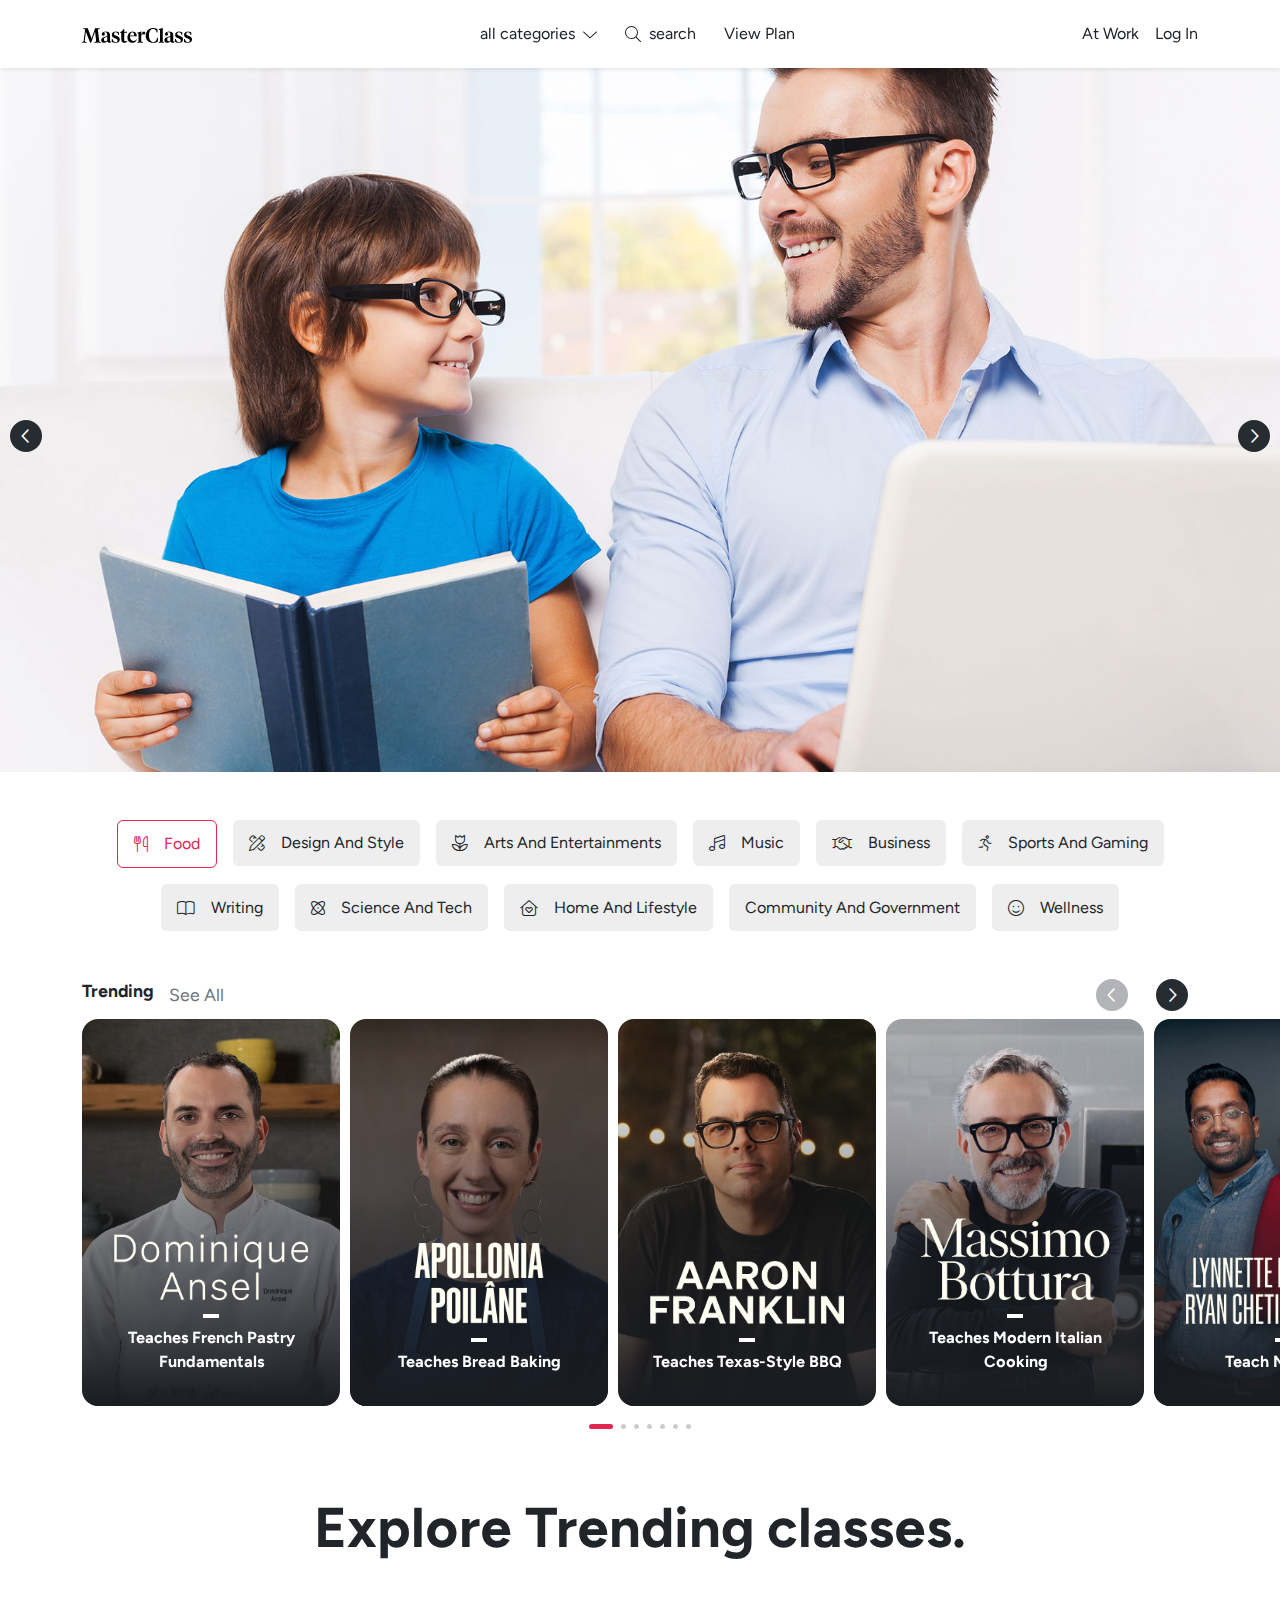
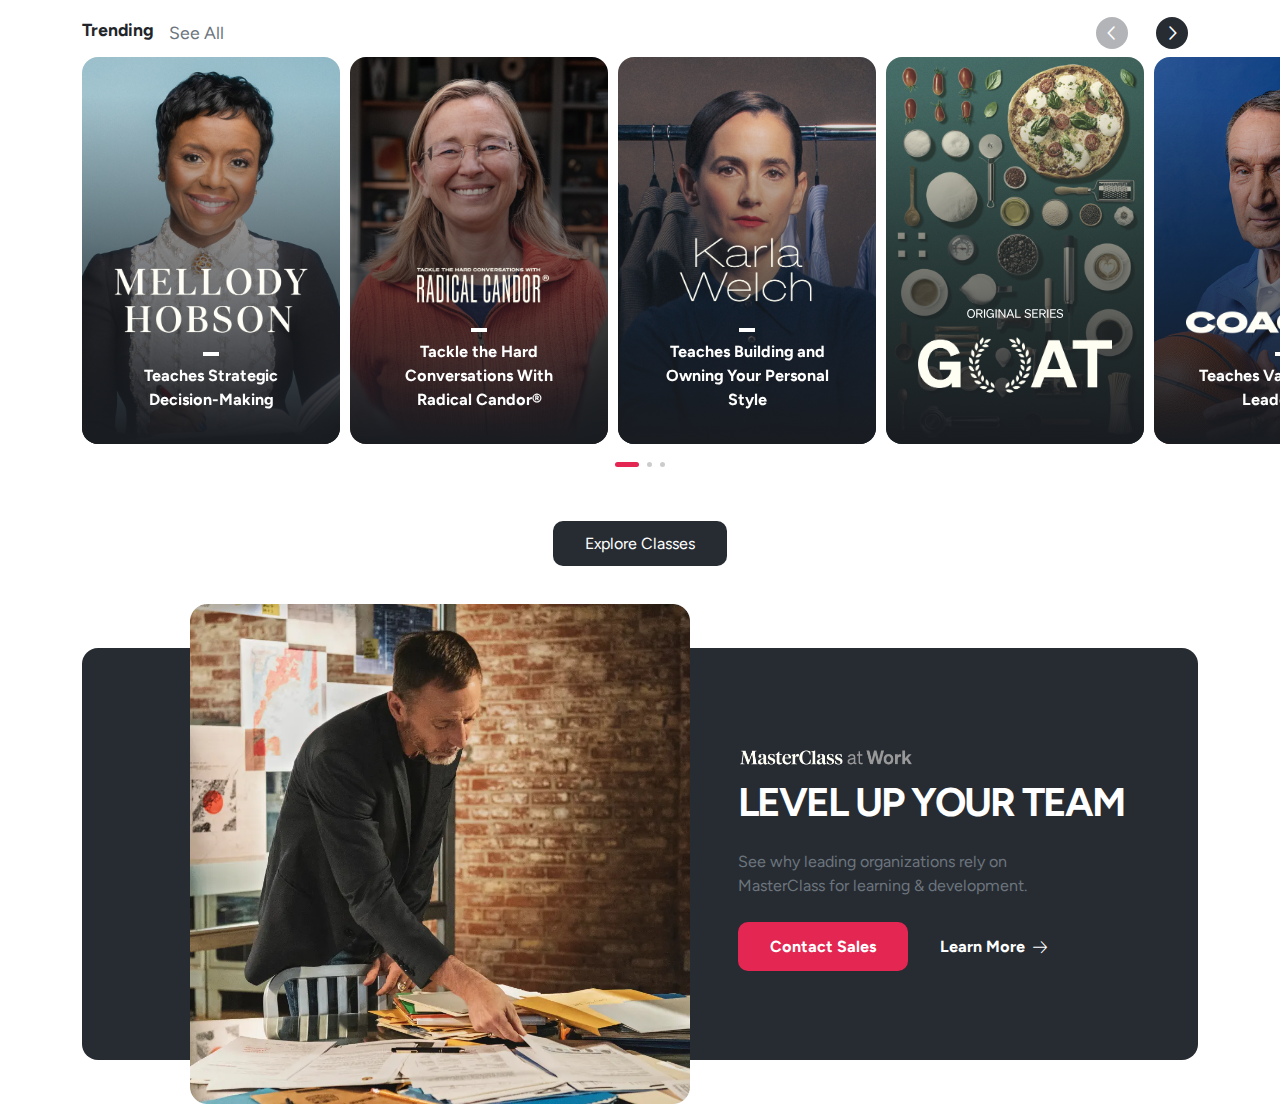
<file: index.html>
<!DOCTYPE html>
<html lang="en">
<head>
    <meta charset="UTF-8">
    <meta name="viewport" content="width=device-width, initial-scale=1">
    <title>master class</title>
    <link rel="stylesheet" href="assets/css/bootstrap.min.css">
    <!--    <link rel="stylesheet" href="assets/css/bootstrap.rtl.min.css">-->
    <link rel="stylesheet" href="assets/css/swiper-bundle.min.css">
    <link rel="stylesheet" href="assets/css/IranSans.css">
    <link rel="stylesheet" href="assets/css/figtree.css">
    <link rel="stylesheet" href="assets/css/all.min.css">
    <link rel="stylesheet" href="style.css">
    <!--    <link rel="stylesheet" href="rtl.css">-->
    <script src="assets/js/bootstrap.bundle.min.js"></script>
    <script src="assets/js/jquery-3.6.3.min.js"></script>
    <script src="assets/js/swiper-bundle.min.js"></script>
    <script src="assets/js/main.js"></script>
</head>
<body>
<!--header-->
<header class="header py-lg-3 py-2">
    <div class="container">
        <div class="row align-items-center justify-content-lg-between">
            <div class="col-auto me-lg-0 me-auto">
                <div class="logo">
                    <a href="#"> <img src="assets/imgs/logo.png" alt=""></a>
                </div>
            </div>
            <div class="col-auto">
                <ul class="nav d-flex align-items-center">
                    <li class="me-lg-3 me-2">
                        <button type="button"
                                class="btn d-lg-flex  d-none align-items-center dropdown-toggle categoryBtn p-0"
                                data-bs-toggle="dropdown" aria-expanded="false">
                            all categories
                            <i class="fa-light fa-chevron-down ms-2"></i>
                        </button>
                        <button type="button"
                                class="btn d-lg-none  d-flex align-items-center dropdown-toggle categoryBtn p-0"
                                data-bs-toggle="offcanvas" data-bs-target="#offcanvasCategory"
                                aria-controls="offcanvasCategory">
                            all categories
                            <i class="fa-light fa-chevron-down ms-2"></i>
                        </button>
                        <div class="dropdown-menu category-dropdown py-0">
                            <div class="d-flex flex-column dropdown-body">
                                <ul class="dropdown-list nav flex-column">
                                    <li><a class="dropdown-item" href="#">food</a></li>
                                    <li><a class="dropdown-item" href="#">design & style</a></li>
                                    <li><a class="dropdown-item" href="#">arts & entertainment</a></li>
                                    <li><a class="dropdown-item" href="#">music</a></li>
                                    <li><a class="dropdown-item" href="#">business</a></li>
                                    <li><a class="dropdown-item" href="#">sports and gaming</a></li>
                                    <li><a class="dropdown-item" href="#">writing</a></li>
                                    <li><a class="dropdown-item" href="#">science & tech</a></li>
                                    <li><a class="dropdown-item" href="#">home & lifestyle</a></li>
                                    <li><a class="dropdown-item" href="#">community & government</a></li>
                                    <li><a class="dropdown-item" href="#">wellness</a></li>
                                </ul>


                            </div>
                            <div class="dropdown-footer p-2">
                                <button class="btn d-flex w-100 align-items-center justify-content-center">
                                    discovered
                                </button>
                            </div>
                        </div>
                    </li>
                    <li class="me-3 d-lg-flex d-none">
                        <button class="btn dropdown-toggle d-flex align-items-center" type="button"
                                data-bs-toggle="dropdown"
                                aria-expanded="false">

                            <i class="fa-light fa-magnifying-glass me-2"></i>
                            search
                        </button>
                        <div class="dropdown-menu py-0 search-dropdown">
                            <div class="dropdown-header p-2">
                                <div class="input-group border rounded-2 overflow-hidden">
                                    <button class="btn d-flex align-items-center justify-content-center" type="button"
                                            id="searchButton"><i class="fa-light fa-magnifying-glass me-2"></i></button>
                                    <input type="text" class="form-control border-0 ps-0 "
                                           placeholder="Search Instructors, Classes, Topics and more"
                                           aria-describedby="searchButton">
                                </div>
                            </div>
                            <div class="d-flex flex-column dropdown-body">
                                <ul class="dropdown-list nav flex-column">
                                    <li><a class="dropdown-item" href="#">arts & entertainment</a></li>
                                    <li><a class="dropdown-item" href="#">music</a></li>
                                    <li><a class="dropdown-item" href="#">business</a></li>
                                    <li><a class="dropdown-item" href="#">sports and gaming</a></li>
                                    <li><a class="dropdown-item" href="#">writing</a></li>
                                    <li><a class="dropdown-item" href="#">science & tech</a></li>
                                    <li><a class="dropdown-item" href="#">home & lifestyle</a></li>
                                    <li><a class="dropdown-item" href="#">community & government</a></li>
                                    <li><a class="dropdown-item" href="#">wellness</a></li>
                                </ul>
                            </div>
                        </div>
                    </li>
                    <li><a href="#" class="d-lg-flex d-none">view plan</a></li>
                    <li class="d-lg-none d-flex">
                        <button type="button" class="btn " data-bs-toggle="offcanvas"
                                data-bs-target="#offcanvasResponsiveMenu" role="button"
                                aria-controls="offcanvasResponsiveMenu">
                            <i class="fa-regular fa-bars"></i>
                        </button>
                    </li>
                </ul>
            </div>
            <div class="col-auto d-lg-flex d-none">
                <ul class="nav">
                    <li class="me-3"><a href="#">at work</a></li>
                    <li><a href="#">log in</a></li>
                </ul>
            </div>
        </div>
    </div>
</header>

<!--slider-->
<div class="slider">
    <div class="container-fluid px-0">
        <div class="swiper slider">
            <div class="swiper-wrapper">
                <div class="swiper-slide"><img src="assets/imgs/slider-image-1.jpg" alt=""></div>
                <div class="swiper-slide"><img src="assets/imgs/slider-image-2.jpg" alt=""></div>
                <div class="swiper-slide"><img src="assets/imgs/slider-image-4.jpg" alt=""></div>
            </div>
            <div class="swiper-button-next slider-button-next"><i class="fa-regular fa-chevron-right"></i></div>
            <div class="swiper-button-prev slider-button-prev"><i class="fa-regular fa-chevron-left"></i></div>
        </div>
    </div>

</div>

<!--CategoryPicker-->
<div class="CategoryPicker py-5">
    <div class="container">
        <div class="row">
            <div class="col-12">
                <ul class="nav CategoryPickerTabList">
                    <li>
                        <button type="button" class="btn d-flex align-items-center active">
                            <i class="fa-light fa-utensils"></i> food
                        </button>
                    </li>
                    <li>
                        <button type="button" class="btn d-flex align-items-center">
                            <i class="fa-light fa-pen-ruler"></i> design and style
                        </button>
                    </li>
                    <li>
                        <button type="button" class="btn d-flex align-items-center">
                            <i class="fa-sharp fa-light fa-flower-tulip"></i>
                            arts and entertainments
                        </button>
                    </li>
                    <li>
                        <button type="button" class="btn d-flex align-items-center">
                            <i class="fa-light fa-music"></i>
                            music
                        </button>
                    </li>
                    <li>
                        <button type="button" class="btn d-flex align-items-center">
                            <i class="fa-light fa-handshake"></i>
                            business
                        </button>
                    </li>
                    <li>
                        <button type="button" class="btn d-flex align-items-center">
                            <i class="fa-light fa-person-running"></i>
                            sports and gaming
                        </button>
                    </li>
                    <li>
                        <button type="button" class="btn d-flex align-items-center">
                            <i class="fa-light fa-book-open"></i>
                            writing
                        </button>
                    </li>
                    <li>
                        <button type="button" class="btn d-flex align-items-center">
                            <i class="fa-sharp fa-light fa-atom-simple"></i>
                            science and tech
                        </button>
                    </li>
                    <li>
                        <button type="button" class="btn d-flex align-items-center">
                            <i class="fa-light fa-house-heart"></i>
                            home and lifestyle
                        </button>
                    </li>
                    <li>
                        <button type="button" class="btn d-flex align-items-center">

                            community and government
                        </button>
                    </li>
                    <li>
                        <button type="button" class="btn d-flex align-items-center">
                            <i class="fa-light fa-face-smile"></i>
                            wellness
                        </button>
                    </li>
                </ul>
            </div>
        </div>
    </div>
</div>

<!--cook swiper-->
<div class="cook-swiper overflow-hidden">
    <div class="container">
        <div class="row">
            <div class="col-12 mb-2 d-flex align-items-center justify-content-between">
                <div class="d-flex align-items-center">
                    <h3 class="site-title">trending</h3>
                    <a href="#" class="ms-3 see-more-btn text-muted">see all</a>
                </div>


                <div class="d-flex align-items-center">
                    <div class="swiper-button-prev cookSwiper-button-prev me-5 d-lg-flex d-none">
                        <i class="fa-regular fa-chevron-left"></i>
                    </div>
                    <div class="swiper-button-next cookSwiper-button-next d-lg-flex d-none">
                        <i class="fa-regular fa-chevron-right"></i>
                    </div>
                </div>
            </div>
            <div class="col-12">
                <!-- Swiper -->
                <div class="swiper cookSwiper">
                    <div class="swiper-wrapper">
                        <div class="swiper-slide">
                            <div class="trendingSlide">
                                <img src="assets/imgs/G2r5Mz6U4dF1eybYDTjSY7WQ.jpeg" alt="" class="w-100">
                                <div class="trendingSlideContent">
                                    <img src="assets/imgs/x1u4FZoCvNq6o1RQzcokmXs9.png" alt="" class="w-100">
                                    <span class="separator mb-2"></span>
                                    <span class="trendingSubtitle fw-bold">Teaches French Pastry Fundamentals</span>
                                </div>
                            </div>
                        </div>
                        <div class="swiper-slide">
                            <div class="trendingSlide">
                                <img src="assets/imgs/ytDCxGh9USkRaFbphiuAdszK.jpeg" alt="" class="w-100">
                                <div class="trendingSlideContent">
                                    <img src="assets/imgs/aiZG7jN3Sn8EZwSm4HcCPsCX.png" alt="" class="w-100">
                                    <span class="separator mb-2"></span>
                                    <span class="trendingSubtitle fw-bold">Teaches Bread Baking</span>
                                </div>
                            </div>
                        </div>
                        <div class="swiper-slide">
                            <div class="trendingSlide">
                                <img src="assets/imgs/RfZnScCYa73pELxpoJKu8BZm.jpeg" alt="" class="w-100">
                                <div class="trendingSlideContent">
                                    <img src="assets/imgs/5VN1EckSuBvGbwqcTtYaGpB9.png" alt="" class="w-100">
                                    <span class="separator mb-2"></span>
                                    <span class="trendingSubtitle fw-bold">Teaches Texas-Style BBQ</span>
                                </div>
                            </div>
                        </div>
                        <div class="swiper-slide">
                            <div class="trendingSlide">
                                <img src="assets/imgs/jm9JMppgKNVjeFLiYaWi7xf2.jpeg" alt="" class="w-100">
                                <div class="trendingSlideContent">
                                    <img src="assets/imgs/qVp28pR7WJDYJwkf99j9uczc.png" alt="" class="w-100">
                                    <span class="separator mb-2"></span>
                                    <span class="trendingSubtitle fw-bold">Teaches Modern Italian Cooking</span>
                                </div>
                            </div>
                        </div>
                        <div class="swiper-slide">
                            <div class="trendingSlide">
                                <img src="assets/imgs/ghS23F8eN8SsXGEfL62GKFy8.jpeg" alt="" class="w-100">
                                <div class="trendingSlideContent">
                                    <img src="assets/imgs/AAmGEVWygrC4LGntYaxqLU4G.png" alt="" class="w-100">
                                    <span class="separator mb-2"></span>
                                    <span class="trendingSubtitle fw-bold">Teach Mixology</span>
                                </div>
                            </div>
                        </div>
                        <div class="swiper-slide">
                            <div class="trendingSlide">
                                <img src="assets/imgs/HNdBQDsfQZxzprkS9BvPL4Ap.jpeg" alt="" class="w-100">
                                <div class="trendingSlideContent">
                                    <img src="assets/imgs/BmwVw5sSGGXiGgLUPhmjLhwG.png" alt="" class="w-100">
                                    <span class="separator mb-2"></span>
                                    <span class="trendingSubtitle fw-bold">Teaches Modern Middle Eastern Cooking</span>
                                </div>
                            </div>
                        </div>
                        <div class="swiper-slide">
                            <div class="trendingSlide">
                                <img src="assets/imgs/Bsjs8aGEqWinE1TidieyDDNu.jpeg" alt="" class="w-100">
                                <div class="trendingSlideContent">
                                    <img src="assets/imgs/zULn2EvbF2pdf1ArGSGb1wEW.png" alt="" class="w-100">
                                    <span class="separator mb-2"></span>
                                    <span class="trendingSubtitle fw-bold">Teaches Gardening</span>
                                </div>
                            </div>
                        </div>
                        <div class="swiper-slide">
                            <div class="trendingSlide">
                                <img src="assets/imgs/UD3HsYpXUWbpLiUB6XSNTGRD.jpeg" alt="" class="w-100">
                                <div class="trendingSlideContent">
                                    <img src="assets/imgs/bcHkYqZ5pmBKHaNnLYxyemqr.png" alt="" class="w-100">
                                    <span class="separator mb-2"></span>
                                    <span class="trendingSubtitle fw-bold">Teaches Modern Japanese Cooking</span>
                                </div>
                            </div>
                        </div>
                        <div class="swiper-slide">
                            <div class="trendingSlide">
                                <img src="assets/imgs/2qogs1ilsevi3s8geruqx3jcp2mt.jpeg" alt="" class="w-100">
                                <div class="trendingSlideContent">
                                    <img src="assets/imgs/dcky7z3p1as377oxp2jm0lczyhg5.png" alt="" class="w-100">
                                    <span class="separator mb-2"></span>
                                    <span class="trendingSubtitle fw-bold">Teaches Modern Vegetarian Cooking</span>
                                </div>
                            </div>
                        </div>
                        <div class="swiper-slide">
                            <div class="trendingSlide">
                                <img src="assets/imgs/ckv62lcrg3zaoeh0gjxb1lizihz7.jpeg" alt="" class="w-100">
                                <div class="trendingSlideContent">
                                    <img src="assets/imgs/2toeh0aifxs9cqmnbgrr13zbgmer.png" alt="" class="w-100">
                                    <span class="separator mb-2"></span>
                                    <span class="trendingSubtitle fw-bold">Teaches Intentional Eating</span>
                                </div>
                            </div>
                        </div>
                    </div>

                    <div class="swiper-pagination cookSwiper-pagination"></div>
                </div>
            </div>
        </div>
    </div>
</div>


<div class="container my-5">
    <div class="row">
        <div class="col-12">
            <h2 class="fw-bold d-flex justify-content-center  display-4">Explore Trending classes.</h2>
        </div>
    </div>
</div>

<!--trending swiper-->
<div class="trending-swiper overflow-hidden">
    <div class="container">
        <div class="row">
            <div class="col-12 mb-2 d-flex align-items-center justify-content-between">
                <div class="d-flex align-items-center">
                    <h3 class="site-title">trending</h3>
                    <a href="#" class="ms-3 see-more-btn text-muted">see all</a>
                </div>


                <div class="d-flex align-items-center">
                    <div class="swiper-button-prev trendingSwiper-button-prev me-5 d-lg-flex d-none">
                        <i class="fa-regular fa-chevron-left"></i>
                    </div>
                    <div class="swiper-button-next trendingSwiper-button-next d-lg-flex d-none">
                        <i class="fa-regular fa-chevron-right"></i>
                    </div>
                </div>
            </div>
            <div class="col-12">
                <!-- Swiper -->
                <div class="swiper trendingSwiper">
                    <div class="swiper-wrapper">
                        <div class="swiper-slide">
                            <div class="trendingSlide">
                                <img src="assets/imgs/y0753c2ikgdtnacnppvu0kk3vm0l.jpeg" alt="" class="w-100">
                                <div class="trendingSlideContent">
                                    <img src="assets/imgs/2jpc1jcu2zgs3qraifzh8wtevyei.png" alt="" class="w-100">
                                    <span class="separator mb-2"></span>
                                    <span class="trendingSubtitle fw-bold">Teaches Strategic Decision-Making</span>
                                </div>
                            </div>
                        </div>
                        <div class="swiper-slide">
                            <div class="trendingSlide">
                                <img src="assets/imgs/td7wtwjcrm8ua1qvn0vi7rdtx2vo.jpeg" alt="" class="w-100">
                                <div class="trendingSlideContent">
                                    <img src="assets/imgs/kd0ifh6g8xl5dj6am1fztzqq8lnh.png" alt="" class="w-100">
                                    <span class="separator mb-2"></span>
                                    <span class="trendingSubtitle fw-bold">Tackle the Hard Conversations With Radical Candor®</span>
                                </div>
                            </div>
                        </div>
                        <div class="swiper-slide">
                            <div class="trendingSlide">
                                <img src="assets/imgs/ef9xhe5s68ihuf6u2i6rky1l4jh3.jpeg" alt="" class="w-100">
                                <div class="trendingSlideContent">
                                    <img src="assets/imgs/tyzov7may6dwi5xhw6w0uuhp178d.png" alt="" class="w-100">
                                    <span class="separator mb-2"></span>
                                    <span class="trendingSubtitle fw-bold">Teaches Building and Owning Your Personal Style</span>
                                </div>
                            </div>
                        </div>
                        <div class="swiper-slide">
                            <div class="trendingSlide">
                                <img src="assets/imgs/u8wmoiyip88dpq5mawoa07daxzge.jpeg" alt="" class="w-100">
                                <div class="trendingSlideContent">
                                    <img src="assets/imgs/series-logo.svg" alt="" class="w-50">
                                    <img src="assets/imgs/egx85jweun40damozhwiemhkbzyo.png" alt="" class="w-100">

                                </div>
                            </div>
                        </div>
                        <div class="swiper-slide">
                            <div class="trendingSlide">
                                <img src="assets/imgs/f3o9z08viiosvdijqzlnv9zj4i1l.jpeg" alt="" class="w-100">
                                <div class="trendingSlideContent">
                                    <img src="assets/imgs/bt0as3ersmhlk3fee7c5yxkagvg5.png" alt="" class="w-100">
                                    <span class="separator mb-2"></span>
                                    <span class="trendingSubtitle fw-bold">Teaches Values-Driven Leadership</span>
                                </div>
                            </div>
                        </div>
                        <div class="swiper-slide">
                            <div class="trendingSlide">
                                <img src="assets/imgs/6cajagci1tvf5mg00uc247z9ngn6.jpeg" alt="" class="w-100">
                                <div class="trendingSlideContent">
                                    <img src="assets/imgs/series-logo.svg" alt="" class="w-50">
                                    <img src="assets/imgs/7pww9jjufkxhmwn62qd8ze7lkuye.png" alt="" class="w-100">
                                </div>
                            </div>
                        </div>
                    </div>

                    <div class="swiper-pagination trendingSwiper-pagination"></div>
                </div>
            </div>
        </div>
        <div class="row justify-content-center my-5">

            <div class="col-auto">
                <a href="#" class="explore-btn">explore classes</a>
            </div>

        </div>
    </div>
</div>

<!--business section-->
<div class="businessSection">
    <div class="container">
        <div class="row">
            <div class="col-12">
                <div class="BusinessBanner justify-content-center">
                    <div class="business-banner-bg"></div>
                    <div class="businessBannerContent h-100 flex-lg-row flex-column ">
                        <div class="business-banner-img">
                            <img src="assets/imgs/maw_banner_variant_2.webp" alt="" class="h-100 w-100 ">
                        </div>
                        <div class="d-flex ms-lg-5 flex-column align-items-lg-start align-items-center businessBannerContent-text mt-lg-0 mt-2">
                            <img src="assets/imgs/maw-logo.webp" alt="" class="w-50">
                            <h1 class="text-white fw-bold mb-4 text-nowrap">Level Up Your Team</h1>
                            <p class="text-muted mb-4">
                                See why leading organizations rely on MasterClass for learning & development.
                            </p>
                            <div class="d-flex align-items-center flex-lg-row flex-column">
                                <a href="#" class="btn">contact sales</a>
                                <a href="#" class="d-flex align-items-center">learn more
                                    <i class="fa-sharp fa-light fa-arrow-right ms-2"></i>
                                </a>
                            </div>
                        </div>
                    </div>
                </div>
            </div>
        </div>
    </div>
</div>

<!--responsive menu-->
<div class="offcanvas offcanvas-start w-100" tabindex="-1" id="offcanvasResponsiveMenu"
     aria-labelledby="offcanvasCategoryLabel">
    <div class="offcanvas-header border-bottom">
        <button type="button" class="btn-close ms-auto" data-bs-dismiss="offcanvas" aria-label="Close"></button>
    </div>
    <div class="offcanvas-body">
        <div class="input-group border rounded-2 overflow-hidden mb-3">
            <button class="btn d-flex align-items-center justify-content-center" type="button"
                    id="searchResponsiveButton">
                <i class="fa-light fa-magnifying-glass me-2"></i></button>
            <input type="text" class="form-control border-0 ps-0 py-2"
                   placeholder="Search Instructors, Classes, Topics and more"/>
        </div>
        <ul class="nav flex-column">
            <li><a href="#">view plan</a></li>
            <li><a href="#">at work</a></li>
            <li><a href="#">gifts</a></li>
            <li><a href="#">support</a></li>
            <li><a href="#">log in</a></li>
        </ul>
    </div>
</div>

<!--responsive category-->
<div class="offcanvas offcanvas-start w-100" tabindex="-1" id="offcanvasCategory"
     aria-labelledby="offcanvasCategoryLabel">
    <div class="offcanvas-header border-bottom">
        <button type="button" class="btn-close ms-auto" data-bs-dismiss="offcanvas" aria-label="Close"></button>
    </div>
    <div class="offcanvas-body">
        <ul class="nav flex-column">
            <li><a class="dropdown-item" href="#">food</a></li>
            <li><a class="dropdown-item" href="#">design & style</a></li>
            <li><a class="dropdown-item" href="#">arts & entertainment</a></li>
            <li><a class="dropdown-item" href="#">music</a></li>
            <li><a class="dropdown-item" href="#">business</a></li>
            <li><a class="dropdown-item" href="#">sports and gaming</a></li>
            <li><a class="dropdown-item" href="#">writing</a></li>
            <li><a class="dropdown-item" href="#">science & tech</a></li>
            <li><a class="dropdown-item" href="#">home & lifestyle</a></li>
            <li><a class="dropdown-item" href="#">community & government</a></li>
            <li><a class="dropdown-item" href="#">wellness</a></li>
        </ul>

    </div>
</div>
</body>
</html>
</file>
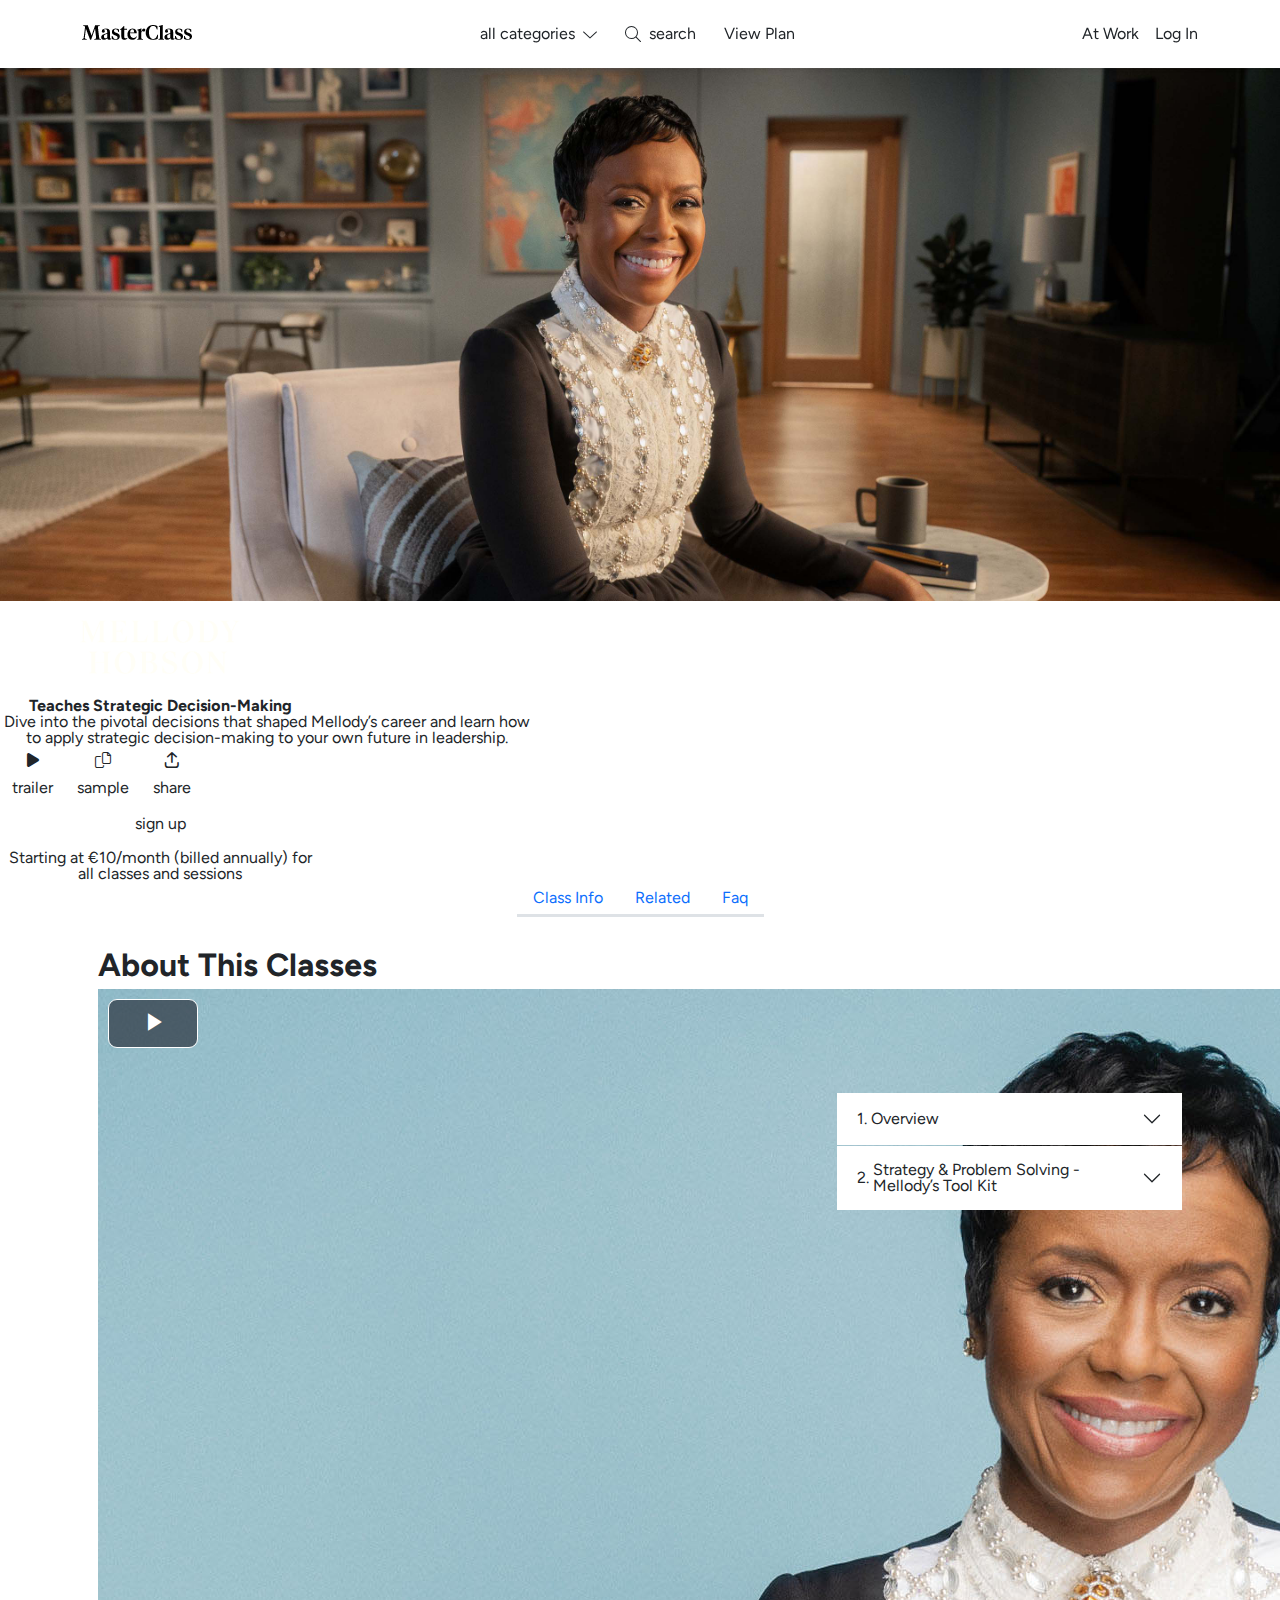
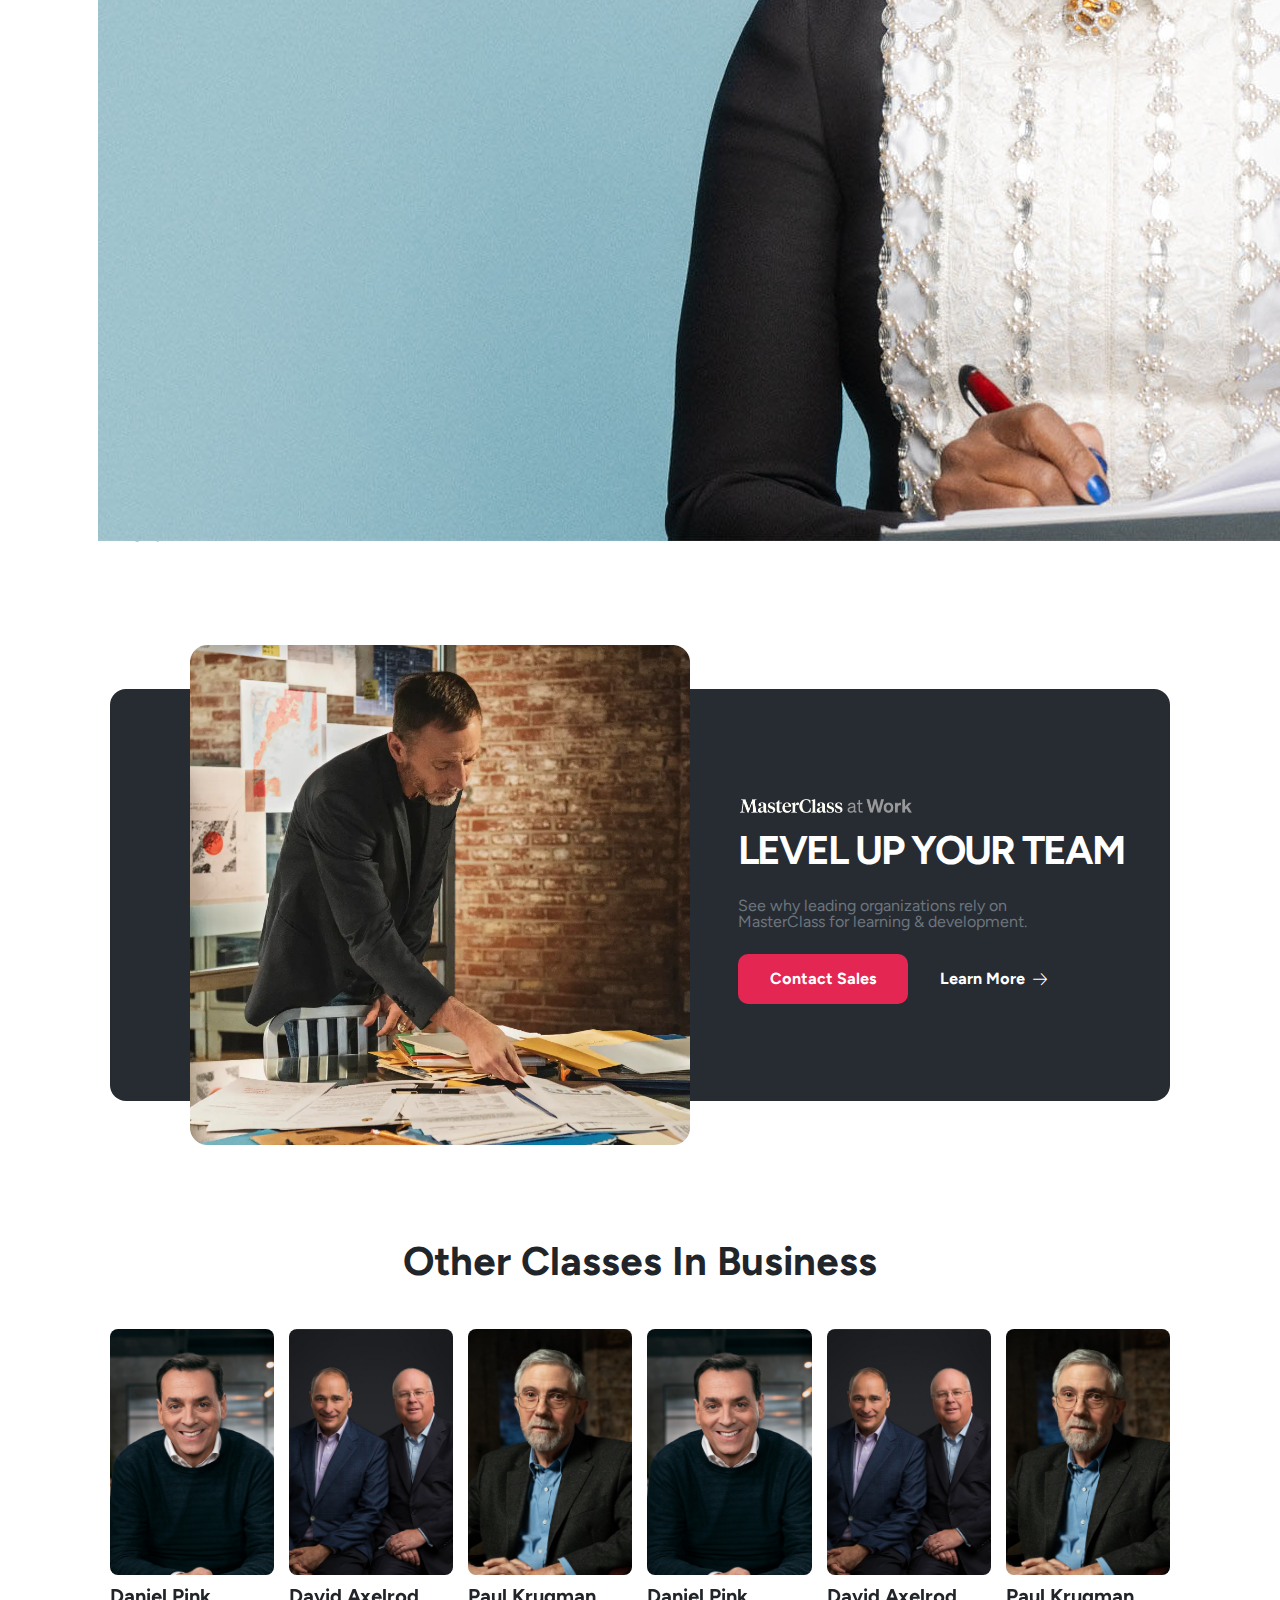
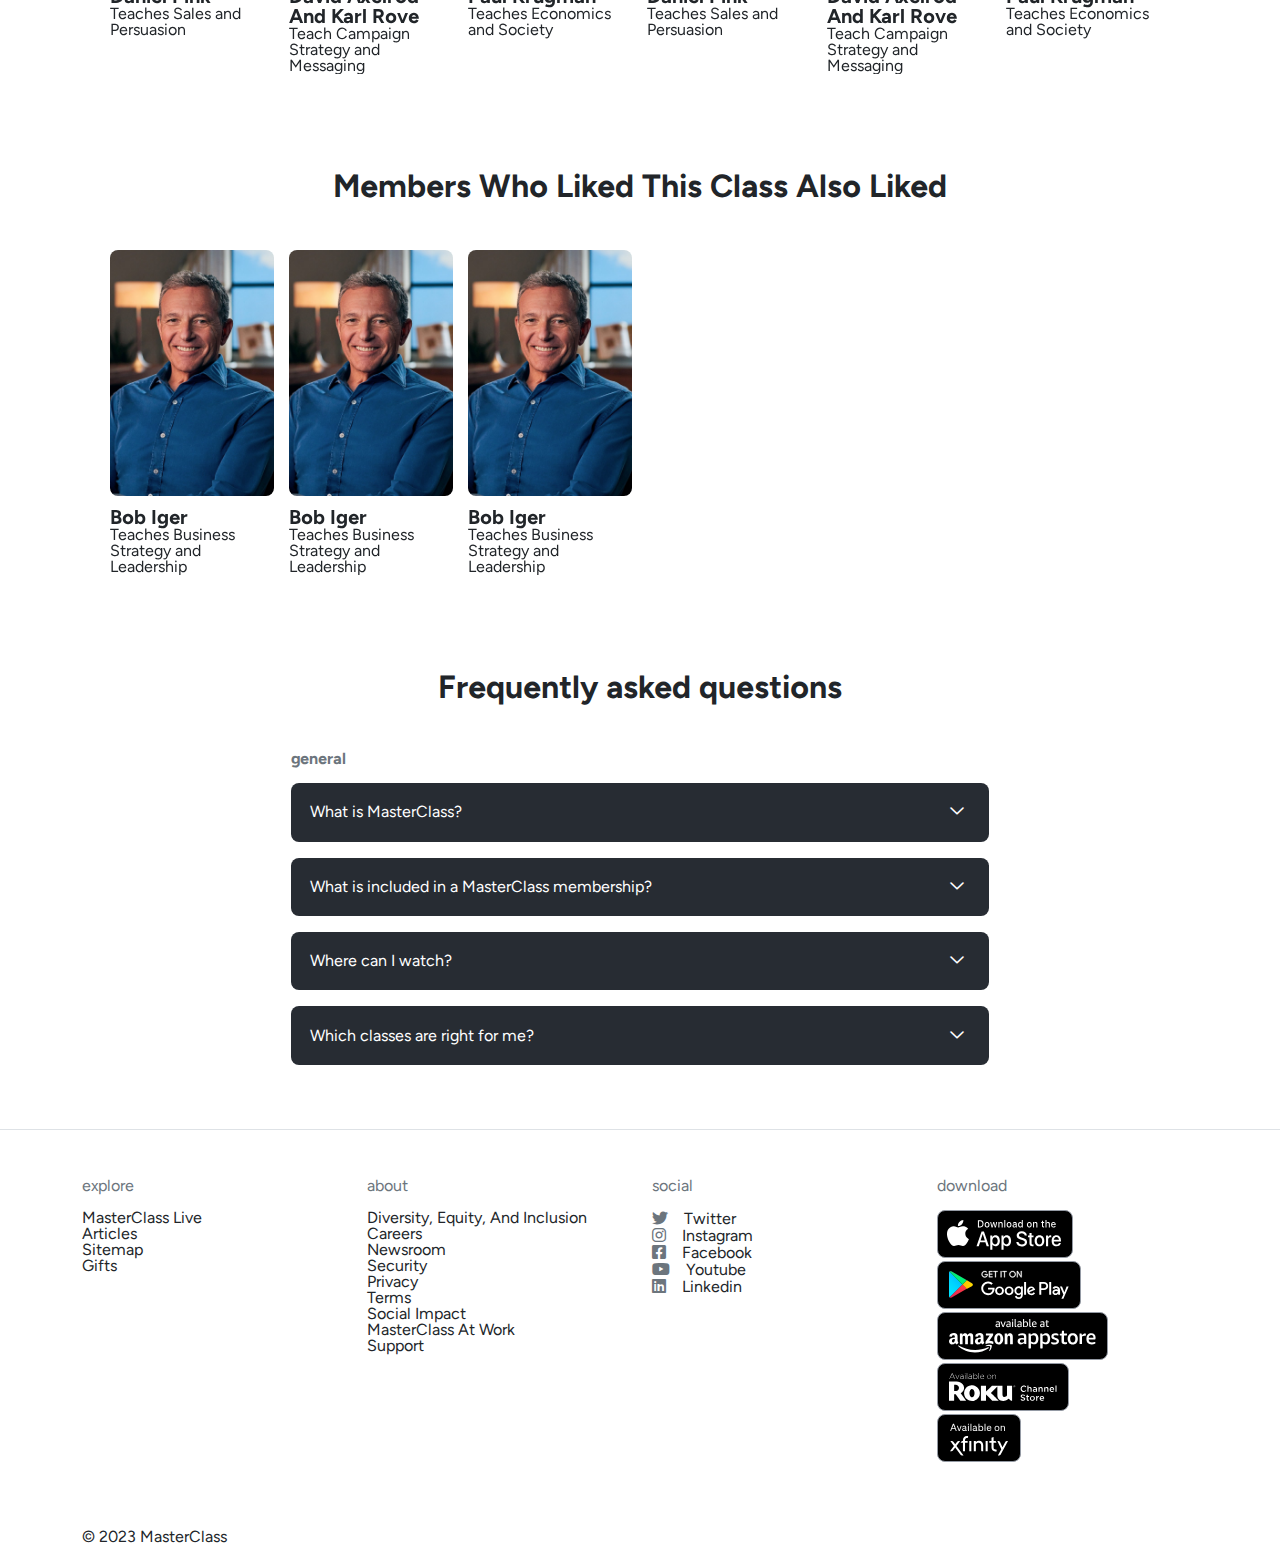
<file: single.html>
<!DOCTYPE html>
<html lang="en">
<head>
    <meta charset="UTF-8">
    <meta name="viewport" content="width=device-width, initial-scale=1">
    <title>single</title>
    <link rel="stylesheet" href="assets/css/bootstrap.min.css">
    <!--        <link rel="stylesheet" href="assets/css/bootstrap.rtl.min.css">-->
    <link rel="stylesheet" href="assets/css/swiper-bundle.min.css">
    <link rel="stylesheet" href="assets/css/IranSans.css">
    <link rel="stylesheet" href="assets/css/figtree.css">
    <link rel="stylesheet" href="assets/css/all.min.css">
    <link rel="stylesheet" href="assets/css/reset.css">
    <link rel="stylesheet" href="style.css">
    <!--    <link rel="stylesheet" href="assets/css/reset.css">-->
    <!--        <link rel="stylesheet" href="rtl.css">-->
    <script src="assets/js/bootstrap.bundle.min.js"></script>
    <script src="assets/js/jquery-3.6.3.min.js"></script>
    <script src="assets/js/swiper-bundle.min.js"></script>
    <script src="assets/js/main.js"></script>
    <link rel="stylesheet" href="assets/css/video-js.min.css">
    <!--    <link rel="stylesheet" href="assets/css/quality-selector.css">-->
    <script src="assets/js/video.min.js"></script>
    <!--    <script src="assets/js/videojs-quality-menu.min.js"></script>-->
    <!--    <script src="assets/js/silvermine-videojs-quality-selector.min.js"></script>-->
</head>
<body>
<!--header-->
<header class="header py-lg-3 py-2 position-sticky top-0 bg-white">
    <div class="container">
        <div class="row align-items-center justify-content-lg-between">
            <div class="col-auto me-lg-0 me-auto">
                <div class="logo">
                    <a href="#"> <img src="assets/imgs/logo.png" alt=""></a>
                </div>
            </div>
            <div class="col-auto">
                <ul class="nav d-flex align-items-center">
                    <li class="me-lg-3 me-2">
                        <button type="button"
                                class="btn d-lg-flex  d-none align-items-center dropdown-toggle categoryBtn p-0"
                                data-bs-toggle="dropdown" aria-expanded="false">
                            all categories
                            <i class="fa-light fa-chevron-down ms-2"></i>
                        </button>
                        <button type="button"
                                class="btn d-lg-none  d-flex align-items-center dropdown-toggle categoryBtn p-0"
                                data-bs-toggle="offcanvas" data-bs-target="#offcanvasCategory"
                                aria-controls="offcanvasCategory">
                            all categories
                            <i class="fa-light fa-chevron-down ms-2"></i>
                        </button>
                        <div class="dropdown-menu category-dropdown py-0">
                            <div class="d-flex flex-column dropdown-body">
                                <ul class="dropdown-list nav flex-column">
                                    <li><a class="dropdown-item" href="#">food</a></li>
                                    <li><a class="dropdown-item" href="#">design & style</a></li>
                                    <li><a class="dropdown-item" href="#">arts & entertainment</a></li>
                                    <li><a class="dropdown-item" href="#">music</a></li>
                                    <li><a class="dropdown-item" href="#">business</a></li>
                                    <li><a class="dropdown-item" href="#">sports and gaming</a></li>
                                    <li><a class="dropdown-item" href="#">writing</a></li>
                                    <li><a class="dropdown-item" href="#">science & tech</a></li>
                                    <li><a class="dropdown-item" href="#">home & lifestyle</a></li>
                                    <li><a class="dropdown-item" href="#">community & government</a></li>
                                    <li><a class="dropdown-item" href="#">wellness</a></li>
                                </ul>


                            </div>
                            <div class="dropdown-footer p-2">
                                <button class="btn d-flex w-100 align-items-center justify-content-center">
                                    discovered
                                </button>
                            </div>
                        </div>
                    </li>
                    <li class="me-3 d-lg-flex d-none">
                        <button class="btn dropdown-toggle d-flex align-items-center" type="button"
                                data-bs-toggle="dropdown"
                                aria-expanded="false">

                            <i class="fa-light fa-magnifying-glass me-2"></i>
                            search
                        </button>
                        <div class="dropdown-menu py-0 search-dropdown">
                            <div class="dropdown-header p-2">
                                <div class="input-group border rounded-2 overflow-hidden">
                                    <button class="btn d-flex align-items-center justify-content-center" type="button"
                                            id="searchButton"><i class="fa-light fa-magnifying-glass me-2"></i></button>
                                    <input type="text" class="form-control border-0 ps-0 "
                                           placeholder="Search Instructors, Classes, Topics and more"
                                           aria-describedby="searchButton">
                                </div>
                            </div>
                            <div class="d-flex flex-column dropdown-body">
                                <ul class="dropdown-list nav flex-column">
                                    <li><a class="dropdown-item" href="#">arts & entertainment</a></li>
                                    <li><a class="dropdown-item" href="#">music</a></li>
                                    <li><a class="dropdown-item" href="#">business</a></li>
                                    <li><a class="dropdown-item" href="#">sports and gaming</a></li>
                                    <li><a class="dropdown-item" href="#">writing</a></li>
                                    <li><a class="dropdown-item" href="#">science & tech</a></li>
                                    <li><a class="dropdown-item" href="#">home & lifestyle</a></li>
                                    <li><a class="dropdown-item" href="#">community & government</a></li>
                                    <li><a class="dropdown-item" href="#">wellness</a></li>
                                </ul>
                            </div>
                        </div>
                    </li>
                    <li><a href="#" class="d-lg-flex d-none">view plan</a></li>
                    <li class="d-lg-none d-flex">
                        <button type="button" class="btn " data-bs-toggle="offcanvas"
                                data-bs-target="#offcanvasResponsiveMenu" role="button"
                                aria-controls="offcanvasResponsiveMenu">
                            <i class="fa-regular fa-bars"></i>
                        </button>
                    </li>
                </ul>
            </div>
            <div class="col-auto d-lg-flex d-none">
                <ul class="nav">
                    <li class="me-3"><a href="#">at work</a></li>
                    <li><a href="#">log in</a></li>
                </ul>
            </div>
        </div>
    </div>
</header>

<!--hero section-->
<div class="container-fluid">
    <div class="row">
        <div class="col-12 px-0">
            <div class="hero-section text-center">
                <img src="assets/imgs/n2oga4wzphlxisph0iwx8p0p5q1j.jpeg" alt="" class="w-100 h-100">
                <div class="hero-section-content flex-column d-flex w-100">
                    <div class="col-5 col-sm-4 col-lg-3 col-xl-3  d-flex align-items-center flex-column">
                        <img src="assets/imgs/2jpc1jcu2zgs3qraifzh8wtevyei (1).png"
                             alt="" class="w-50">
                        <div class="separator mb-2"></div>
                        <p class="fw-bold">Teaches Strategic Decision-Making</p>
                    </div>
                    <div class="col-11 col-xxl-4 col-xl-5 col-lg-6 col-md-8">Dive into the pivotal decisions that shaped
                        Mellody’s career
                        and learn how to apply strategic decision-making to your own future in leadership.
                    </div>
                    <div class="col-auto d-flex">
                        <button type="button" class="btn d-flex flex-column align-items-center button--link"
                                data-bs-toggle="modal" data-bs-target="#trailerModal">
                            <i class="fa-solid fa-play mb-2"></i>
                            trailer
                        </button>
                        <button type="button" class="btn d-flex flex-column align-items-center button--link">
                            <i class="fa-light fa-copy mb-2"></i>
                            sample
                        </button>
                        <button type="button" class="btn d-flex flex-column align-items-center button--link"
                                data-bs-toggle="modal" data-bs-target="#shareModal">
                            <i class="fa-sharp fa-regular fa-arrow-up-from-bracket mb-2"></i>
                            share
                        </button>
                    </div>
                    <div class="col-xl-3 col-xxl-2 col-md-4 col-xl-2 col-11">
                        <div class="btn signUpBtn w-100 mb-2">sign up</div>
                        <small>Starting at €10/month (billed annually) for all classes and sessions</small>
                    </div>
                </div>
            </div>
        </div>
    </div>
</div>

<!--courses tab-->
<div class="courses-tab" data-bs-spy="scroll"
     data-bs-target="#navbar-courses-tab">
    <div class="container">
        <div class="row">
            <div class="col-12">
                <nav id="navbar-courses-tab" class="navbar px-3 mb-3 py-0 justify-content-center bg-white">
                    <ul class="nav nav-pills border-bottom border-3">
                        <li class="nav-item">
                            <a class="nav-link" href="#classInfo">class info</a>
                        </li>
                        <li class="nav-item">
                            <a class="nav-link" href="#related">related</a>
                        </li>
                        <li class="nav-item dropdown">
                            <a class="nav-link" href="#faq">faq</a>
                        </li>
                    </ul>
                </nav>
                <div class="scrollspy-course-tab  p-3 rounded-2">
                    <div id="classInfo" class="tab-pane">
                        <h4 class="fw-bold fs-2 text-capitalize mb-2">about this classes</h4>
                        <div class="row">
                            <div class="col-lg-8 col-12">
                                <div class="video-wrapper mb-3">
                                    <video
                                            id="video2"
                                            class="video-js w-100 vjs-default-skin"
                                            poster="assets/imgs/r70523o9waplt5j87lp9qjfiu111.webp"
                                            data-setup='{ "playbackRates": [0.5, 1, 1.5, 2],"controls":true, "preload": "auto" }'

                                    >
                                        <source src="assets/imgs/f4009d03-fc56-4ad0-a0fb-e49f51f6a549.mp4"
                                                type="video/mp4">


                                        <track label="English" kind="subtitles" srclang="en"
                                               src="" default/>
                                        Your browser does not support the video tag.
                                        <p class="vjs-no-js">
                                            To view this video please enable JavaScript, and consider upgrading to a
                                            web browser that
                                            <a href="https://videojs.com/html5-video-support/" target="_blank"
                                            >supports HTML5 video</a
                                            >
                                        </p>
                                    </video>
                                    <div class="overlay align-items-center justify-content-center">
                                        <div class="d-flex flex-column align-items-center text-white">
                                            <h5>Subscribe to MasterClass to continue watching</h5>
                                            <p>Starting at €10/month (billed annually)</p>
                                            <button class="btn">sing up</button>
                                        </div>
                                    </div>
                                </div>
                            </div>
                            <div class="col-lg-4 col-12">
                                <div class="d-flex flex-column">
                                    <button type="button"
                                            class="btn d-flex align-items-center text-capitalize video-button-item"><i
                                            class="fa-solid fa-circle-play me-2"></i>Class Trailer
                                    </button>
                                    <button type="button"
                                            class="btn d-flex align-items-center text-capitalize video-button-item"><i
                                            class="fa-solid fa-circle-play me-2"></i>Class Sample
                                    </button>
                                    <h3 class="text-capitalize fw-bold fs-6 mt-3">Browse Lesson Plan</h3>
                                    <div class="Details_scrollOuter-accordion">
                                        <div class="accordion accordion-flush faqAccordion" id="faqAccordion2">
                                            <div class="accordion-item">
                                                <h4 class="accordion-header" id="flush-overview">
                                                    <button class="accordion-button collapsed text-capitalize"
                                                            type="button"
                                                            data-bs-toggle="collapse"
                                                            data-bs-target="#flush-collapseOverview"
                                                            aria-expanded="false"
                                                            aria-controls="flush-collapseOverview">
                                                        <span class="me-1">1.</span>Overview
                                                    </button>
                                                </h4>
                                                <div id="flush-collapseOverview" class="accordion-collapse collapse"
                                                     aria-labelledby="flush-overview" data-bs-parent="#faqAccordion2">
                                                    <div class="accordion-body">
                                                        <p>05:41</p>
                                                        <p>Mellody Hobson is the current president and co-CEO of Ariel
                                                            Investments, America’s first Black-owned mutual fund firm,
                                                            founded
                                                            by John Rogers in 1983. In this class, Mellody will teach
                                                            you
                                                            how
                                                            you can apply strategic thinking to any circumstance, no
                                                            matter
                                                            what
                                                            highs or lows you might be facing in your everyday life.
                                                            Using
                                                            the
                                                            case study method of teaching, she will evaluate two pivotal
                                                            decisions she made as a business leader and will put you in
                                                            the
                                                            position to consider what you would do at that moment. </p>
                                                        <a href="#">read more</a>
                                                    </div>
                                                </div>
                                            </div>
                                            <div class="accordion-item">
                                                <h4 class="accordion-header" id="flush-strategy">
                                                    <button class="accordion-button collapsed text-capitalize"
                                                            type="button"
                                                            data-bs-toggle="collapse"
                                                            data-bs-target="#flush-collapseStrategy"
                                                            aria-expanded="false"
                                                            aria-controls="flush-collapseStrategy">
                                                        <span class="me-1">2.</span>Strategy & Problem Solving -
                                                        Mellody’s
                                                        Tool Kit
                                                    </button>
                                                </h4>
                                                <div id="flush-collapseStrategy" class="accordion-collapse collapse"
                                                     aria-labelledby="flush-strategy" data-bs-parent="#faqAccordion2">
                                                    <div class="accordion-body">
                                                        <p>08:14</p>
                                                        <p>Strategic thinking is an essential skill when navigating
                                                            adverse
                                                            circumstances. Mellody shares the guiding principles that
                                                            she
                                                            relies on, as well as her toolkit for leading her teams
                                                            through
                                                            difficult periods.</p>
                                                        <a href="#">read more</a>
                                                    </div>
                                                </div>
                                            </div>
                                        </div>
                                    </div>
                                </div>
                            </div>
                            <div class="col-lg-8 col-12">
                                <p class="text-muted mb-4">Mellody Hobson knows how to make tough calls in trying times.
                                    As
                                    one
                                    of the most
                                    influential leaders in business today, she’s led companies through junctions of
                                    financial crisis, acquisitions, and restructuring. Become a more dynamic, confident
                                    business leader by diving into real-life case studies from Mellody’s career. Get an
                                    inside understanding of the pivotal decisions she’s made from the top, and build a
                                    strategic decision-making framework for your next step as a business leader.</p>
                                <span class="d-flex align-items-center mb-2">
                                <span class="text-muted me-1 text-capitalize">Instructor(s): </span>
                                <span class="fw-bold">Mellody Hobson </span>
                            </span>
                                <span class="d-flex align-items-center mb-2">
                                <span class="text-muted me-1 text-capitalize">Class Length </span>
                                <span class="fw-bold">10 video lessons (1 hour 38 minutes) </span>
                            </span>
                                <span class="d-flex align-items-center mb-2">
                                <span class="text-muted me-1 text-capitalize">Category: </span>
                                <span class="fw-bold">Business</span>
                            </span>
                            </div>
                            <div class="col-12 py-5">

                                <!--business section-->
                                <div class="businessSection py-5">
                                    <div class="container">
                                        <div class="row">
                                            <div class="col-12">
                                                <div class="BusinessBanner justify-content-center">
                                                    <div class="business-banner-bg"></div>
                                                    <div class="businessBannerContent h-100 flex-md-row flex-column ">
                                                        <div class="business-banner-img">
                                                            <img src="assets/imgs/maw_banner_variant_2.webp" alt=""
                                                                 class="h-100 w-100 ">
                                                        </div>
                                                        <div class="d-flex ms-lg-5 ms-md-3 flex-column align-items-md-start align-items-center businessBannerContent-text mt-lg-0 mt-2">
                                                            <img src="assets/imgs/maw-logo.webp" alt="" class="w-50">
                                                            <h1 class="text-white fw-bold mb-4 text-nowrap display-6">
                                                                Level
                                                                Up Your
                                                                Team</h1>
                                                            <p class="text-muted mb-4">
                                                                See why leading organizations rely on MasterClass for
                                                                learning & development.
                                                            </p>
                                                            <div class="d-flex align-items-center flex-md-row flex-column">
                                                                <a href="#" class="btn">contact sales</a>
                                                                <a href="#" class="d-flex align-items-center">learn more
                                                                    <i class="fa-sharp fa-light fa-arrow-right ms-2"></i>
                                                                </a>
                                                            </div>
                                                        </div>
                                                    </div>
                                                </div>
                                            </div>
                                        </div>
                                    </div>
                                </div>
                            </div>
                        </div>
                    </div>
                    <div id="related" class="tab-pane">
                        <h4  class="text-capitalize fs-1 text-center fw-bold">Other Classes in
                            Business</h4>
                        <section class="category-classes py-5" id="category-classes">
                            <div class="container">
                                <div class="row">
                                    <div class="col-12">
                                        <!-- Swiper -->
                                        <div class="swiper category-classes-swiper">
                                            <div class="swiper-wrapper">
                                                <div class="swiper-slide">
                                                    <div class="category-class d-flex flex-column">
                                                        <a href="#">
                                                            <img src="assets/imgs/r9Gc7uRtPAeQwZG9F7g7o64K.webp" alt=""
                                                                 class="w-100 rounded-3 mb-2">
                                                        </a>
                                                        <h3><a href="#" class="text-capitalize fw-bold fs-5">Daniel Pink</a>
                                                        </h3>
                                                        <p>Teaches Sales and Persuasion</p>
                                                    </div>
                                                </div>
                                                <div class="swiper-slide">
                                                    <div class="category-class d-flex flex-column">
                                                        <a href="#">
                                                            <img src="assets/imgs/y7DLsgwStB4SKtizijWSQ2Jh.webp" alt=""
                                                                 class="w-100 rounded-3 mb-2">
                                                        </a>
                                                        <h3><a href="#" class="text-capitalize fw-bold fs-5">David Axelrod
                                                            and Karl Rove</a></h3>
                                                        <p>Teach Campaign Strategy and Messaging</p>
                                                    </div>
                                                </div>
                                                <div class="swiper-slide">
                                                    <div class="category-class d-flex flex-column">
                                                        <a href="#">
                                                            <img src="assets/imgs/HuW6Wn4btWrLfLJC4wkKAdVL.webp" alt=""
                                                                 class="w-100 rounded-3 mb-2">
                                                        </a>
                                                        <h3><a href="#" class="text-capitalize fw-bold fs-5">Paul
                                                            Krugman</a></h3>
                                                        <p>Teaches Economics and Society</p>
                                                    </div>
                                                </div>
                                                <div class="swiper-slide">
                                                    <div class="category-class d-flex flex-column">
                                                        <a href="#">
                                                            <img src="assets/imgs/r9Gc7uRtPAeQwZG9F7g7o64K.webp" alt=""
                                                                 class="w-100 rounded-3 mb-2">
                                                        </a>
                                                        <h3><a href="#" class="text-capitalize fw-bold fs-5">Daniel Pink</a>
                                                        </h3>
                                                        <p>Teaches Sales and Persuasion</p>
                                                    </div>
                                                </div>
                                                <div class="swiper-slide">
                                                    <div class="category-class d-flex flex-column">
                                                        <a href="#">
                                                            <img src="assets/imgs/y7DLsgwStB4SKtizijWSQ2Jh.webp" alt=""
                                                                 class="w-100 rounded-3 mb-2">
                                                        </a>
                                                        <h3><a href="#" class="text-capitalize fw-bold fs-5">David Axelrod
                                                            and Karl Rove</a></h3>
                                                        <p>Teach Campaign Strategy and Messaging</p>
                                                    </div>
                                                </div>
                                                <div class="swiper-slide">
                                                    <div class="category-class d-flex flex-column">
                                                        <a href="#">
                                                            <img src="assets/imgs/HuW6Wn4btWrLfLJC4wkKAdVL.webp" alt=""
                                                                 class="w-100 rounded-3 mb-2">
                                                        </a>
                                                        <h3><a href="#" class="text-capitalize fw-bold fs-5">Paul
                                                            Krugman</a></h3>
                                                        <p>Teaches Economics and Society</p>
                                                    </div>
                                                </div>
                                                <div class="swiper-slide">
                                                    <div class="category-class d-flex flex-column">
                                                        <a href="#">
                                                            <img src="assets/imgs/y7DLsgwStB4SKtizijWSQ2Jh.webp" alt=""
                                                                 class="w-100 rounded-3 mb-2">
                                                        </a>
                                                        <h3><a href="#" class="text-capitalize fw-bold fs-5">David Axelrod
                                                            and Karl Rove</a></h3>
                                                        <p>Teach Campaign Strategy and Messaging</p>
                                                    </div>
                                                </div>
                                                <div class="swiper-slide">
                                                    <div class="category-class d-flex flex-column">
                                                        <a href="#">
                                                            <img src="assets/imgs/HuW6Wn4btWrLfLJC4wkKAdVL.webp" alt=""
                                                                 class="w-100 rounded-3 mb-2">
                                                        </a>
                                                        <h3><a href="#" class="text-capitalize fw-bold fs-5">Paul
                                                            Krugman</a></h3>
                                                        <p>Teaches Economics and Society</p>
                                                    </div>
                                                </div>
                                            </div>
                                        </div>
                                        <div class="swiper-button-next category-classes-swiper-next"><i
                                                class="fa-regular fa-chevron-right"></i></div>
                                        <div class="swiper-button-prev category-classes-swiper-prev"><i
                                                class="fa-regular fa-chevron-left"></i></div>
                                    </div>
                                </div>
                            </div>
                        </section>

                        <!--related classes-->
                        <section class="related-classes py-5" id="related-classes">
                            <div class="container">
                                <div class="row">
                                    <div class="col-12">
                                        <h4 class="text-capitalize fs-2 text-center fw-bold mb-5">Members who liked this
                                            class also liked</h4>
                                    </div>
                                    <div class="col-12">
                                        <!-- Swiper -->
                                        <div class="swiper category-classes-swiper">
                                            <div class="swiper-wrapper">
                                                <div class="swiper-slide">
                                                    <div class="category-class d-flex flex-column">
                                                        <a href="#">
                                                            <img src="assets/imgs/75S2862wjPVBoW3wjhCHEfDf.webp" alt=""
                                                                 class="w-100 rounded-3 mb-2">
                                                        </a>
                                                        <h3><a href="#" class="text-capitalize fw-bold fs-5">Bob Iger</a>
                                                        </h3>
                                                        <p>Teaches Business Strategy and Leadership</p>
                                                    </div>
                                                </div>
                                                <div class="swiper-slide">
                                                    <div class="category-class d-flex flex-column">
                                                        <a href="#">
                                                            <img src="assets/imgs/75S2862wjPVBoW3wjhCHEfDf.webp" alt=""
                                                                 class="w-100 rounded-3 mb-2">
                                                        </a>
                                                        <h3><a href="#" class="text-capitalize fw-bold fs-5">Bob Iger</a>
                                                        </h3>
                                                        <p>Teaches Business Strategy and Leadership</p>
                                                    </div>
                                                </div>
                                                <div class="swiper-slide">
                                                    <div class="category-class d-flex flex-column">
                                                        <a href="#">
                                                            <img src="assets/imgs/75S2862wjPVBoW3wjhCHEfDf.webp" alt=""
                                                                 class="w-100 rounded-3 mb-2">
                                                        </a>
                                                        <h3><a href="#" class="text-capitalize fw-bold fs-5">Bob Iger</a>
                                                        </h3>
                                                        <p>Teaches Business Strategy and Leadership</p>
                                                    </div>
                                                </div>
                                            </div>
                                        </div>
                                        <div class="swiper-button-next category-classes-swiper-next"><i
                                                class="fa-regular fa-chevron-right"></i></div>
                                        <div class="swiper-button-prev category-classes-swiper-prev"><i
                                                class="fa-regular fa-chevron-left"></i></div>
                                    </div>
                                </div>
                            </div>
                        </section>
                    </div>
                    <div id="faq" class="tab-pane">
                        <!--faq-->
                        <div class="container my-5">
                            <div class="row">
                                <div class="col-12">
                                    <h2 class="fw-bold d-flex justify-content-center  fs-2 text-center">Frequently asked
                                        questions</h2>
                                </div>
                            </div>
                        </div>

                        <div class="container">
                            <div class="row justify-content-center">
                                <div class="col-xl-8 col-lg-10 col-12">
                                    <div class="mb-5">
                                        <h3 class="accordion-title text-muted mb-3 fw-bold">general</h3>
                                        <div class="accordion accordion-flush faqAccordion" id="faqAccordion">
                                            <div class="accordion-item">
                                                <h2 class="accordion-header" id="flush-headingOne">
                                                    <button class="accordion-button collapsed" type="button"
                                                            data-bs-toggle="collapse"
                                                            data-bs-target="#flush-collapseOne" aria-expanded="false"
                                                            aria-controls="flush-collapseOne">
                                                        What is MasterClass?
                                                    </button>
                                                </h2>
                                                <div id="flush-collapseOne" class="accordion-collapse collapse"
                                                     aria-labelledby="flush-headingOne"
                                                     data-bs-parent="#faqAccordion">
                                                    <div class="accordion-body">
                                                        MasterClass is the streaming platform that makes it possible for
                                                        anyone to watch or
                                                        listen
                                                        to hundreds of video lessons taught by 180+ of the world’s best.
                                                        Whether it be in business and leadership, photography, cooking,
                                                        writing, acting, music,
                                                        sports and more, MasterClass delivers a world class online
                                                        learning experience. Video
                                                        lessons are available anytime, anywhere on your smartphone,
                                                        personal computer, Apple TV
                                                        and
                                                        FireTV streaming media players.
                                                    </div>
                                                </div>
                                            </div>
                                            <div class="accordion-item">
                                                <h2 class="accordion-header" id="flush-headingTwo">
                                                    <button class="accordion-button collapsed" type="button"
                                                            data-bs-toggle="collapse"
                                                            data-bs-target="#flush-collapseTwo" aria-expanded="false"
                                                            aria-controls="flush-collapseTwo">
                                                        What is included in a MasterClass membership?
                                                    </button>
                                                </h2>
                                                <div id="flush-collapseTwo" class="accordion-collapse collapse"
                                                     aria-labelledby="flush-headingTwo"
                                                     data-bs-parent="#faqAccordion">
                                                    <div class="accordion-body">
                                                        Membership includes access to an incredible catalog of 180+
                                                        classes taught by the
                                                        world’s
                                                        best on cooking, leadership, photography, writing and more.
                                                        Each class includes around 20 video lessons that are 10 minutes
                                                        long on average, along
                                                        with
                                                        an in-depth workbook. You also get access to our smartphone and
                                                        TV apps, offline
                                                        lessons,
                                                        our members only newsletter, and our dynamic community of
                                                        members around the world.
                                                    </div>
                                                </div>
                                            </div>
                                            <div class="accordion-item">
                                                <h2 class="accordion-header" id="flush-headingThree">
                                                    <button class="accordion-button collapsed" type="button"
                                                            data-bs-toggle="collapse"
                                                            data-bs-target="#flush-collapseThree" aria-expanded="false"
                                                            aria-controls="flush-collapseThree">
                                                        Where can I watch?
                                                    </button>
                                                </h2>
                                                <div id="flush-collapseThree" class="accordion-collapse collapse"
                                                     aria-labelledby="flush-headingThree"
                                                     data-bs-parent="#faqAccordion">
                                                    <div class="accordion-body">
                                                        With MasterClass, you can learn and be inspired anytime,
                                                        anywhere, including your
                                                        smartphone, personal computer, Apple TV, Amazon Fire TV, and
                                                        Roku streaming media
                                                        players.
                                                        You can even download your favorite lessons and watch on the
                                                        plane or listen during your
                                                        commute in audio-only mode.*
                                                        *Audio mode is not available for all classes.
                                                    </div>
                                                </div>
                                            </div>
                                            <div class="accordion-item">
                                                <h2 class="accordion-header" id="flush-headingFour">
                                                    <button class="accordion-button collapsed" type="button"
                                                            data-bs-toggle="collapse"
                                                            data-bs-target="#flush-collapseFour" aria-expanded="false"
                                                            aria-controls="flush-collapseFour">
                                                        Which classes are right for me?
                                                    </button>
                                                </h2>
                                                <div id="flush-collapseFour" class="accordion-collapse collapse"
                                                     aria-labelledby="flush-headingFour" data-bs-parent="#faqAccordion">
                                                    <div class="accordion-body">
                                                        MasterClass offers 180+ classes across a variety of categories,
                                                        including business and
                                                        leadership, photography, cooking, writing, acting, music, sports
                                                        and more. Every class
                                                        has
                                                        been designed to be accessible for people with little to no
                                                        experience and advanced
                                                        students
                                                        alike. With new classes launching regulary, you can learn
                                                        practical skills, ignite new
                                                        passions, and get everyday wisdom.
                                                    </div>
                                                </div>
                                            </div>
                                        </div>
                                    </div>
                                </div>
                            </div>
                        </div>
                    </div>
                </div>
            </div>
        </div>
    </div>
</div>

<!--footer-->
<div class="footer border-top">
    <div class="container">
        <div class="row justify-content-center py-5">
            <div class="col-md-3 col-6">
                <h3 class="footer-title mb-3 text-muted">explore</h3>
                <ul class="nav flex-column">
                    <li><a href="#">masterClass live</a></li>
                    <li><a href="#">articles</a></li>
                    <li><a href="#">sitemap</a></li>
                    <li><a href="#">gifts</a></li>
                </ul>
            </div>
            <div class="col-md-3 col-6">
                <h3 class="footer-title mb-3 text-muted">about</h3>
                <ul class="nav flex-column">
                    <li><a href="#">Diversity, Equity, and Inclusion</a></li>
                    <li><a href="#">Careers</a></li>
                    <li><a href="#">Newsroom</a></li>
                    <li><a href="#">Security</a></li>
                    <li><a href="#">Privacy</a></li>
                    <li><a href="#">Terms</a></li>
                    <li><a href="#">Social Impact</a></li>
                    <li><a href="#">MasterClass at Work</a></li>
                    <li><a href="#">Support</a></li>
                </ul>
            </div>
            <div class="col-md-3 col-sm-10 col-11 my-md-0 my-4  footer-social">
                <h3 class="footer-title mb-3 text-muted d-md-block d-none">social</h3>
                <ul class="nav flex-md-column flex-row justify-content-between">
                    <li><a href="#"><i class="fa-brands fa-twitter me-3 text-muted"></i><span
                            class="d-md-inline-block d-none">twitter</span></a></li>
                    <li><a href="#"><i class="fa-brands fa-instagram me-3 text-muted"></i><span
                            class="d-md-inline-block d-none">instagram</span></a></li>
                    <li><a href="#"><i class="fa-brands fa-square-facebook me-3 text-muted"></i><span
                            class="d-md-inline-block d-none">facebook</span></a></li>
                    <li><a href="#"><i class="fa-brands fa-youtube me-3 text-muted"></i><span
                            class="d-md-inline-block d-none">youtube</span></a></li>
                    <li><a href="#"><i class="fa-brands fa-linkedin me-3 text-muted"></i><span
                            class="d-md-inline-block d-none">linkedin</span></a></li>
                </ul>
            </div>
            <div class="col-md-3 col-sm-10 col-11 footer-download">
                <h3 class="footer-title mb-3 text-muted d-md-block d-none">download</h3>
                <ul class="nav flex-md-column flex-row justify-content-center gap-md-0 gap-3">
                    <li><a href="#"><img src="assets/imgs/appStore.svg" alt=""></a></li>
                    <li><a href="#"><img src="assets/imgs/googlePlay.svg" alt=""></a></li>
                    <li><a href="#"><img src="assets/imgs/amazonStore.svg" alt=""></a></li>
                    <li><a href="#"><img src="assets/imgs/roku.svg" alt=""></a></li>
                    <li><a href="#"><img src="assets/imgs/xFinty.svg" alt=""></a></li>
                </ul>
            </div>
        </div>
        <div class="row copyright py-3">
            <div class="col-auto">
                <span>© 2023 MasterClass</span>
            </div>
        </div>
    </div>
</div>


</body>
</html>

<!-- trailer Modal -->
<div class="modal fade" id="trailerModal" tabindex="-1" aria-labelledby="trailerModalLabel" aria-hidden="true">
    <div class="modal-dialog modal-dialog-centered  modal-xl">
        <div class="modal-content bg-transparent border-0">
            <div class="modal-header border-0 flex-md-row flex-column align-items-md-center align-items-start j">
                <!--                <button type="button" class="btn-close" data-bs-dismiss="modal" aria-label="Close"></button>-->
                <div class="d-flex  align-items-center justify-content-between mb-md-0 mb-3">
                    <div class="teacher-profile me-2 d-md-inline-block d-none"><img
                            src="assets/imgs/y0753c2ikgdtnacnppvu0kk3vm0l.jpeg"></div>
                    <div class="d-flex flex-column">
                        <h1 class="mb-1">Trailer for Mellody Hobson</h1>
                        <span>Teaches Strategic Decision-Making</span>
                    </div>
                </div>
                <div class="signUpBtn">sign up</div>
            </div>
            <div class="modal-body">
                <div class="video-wrapper">
                    <video
                            id="my-video"
                            class="video-js w-100 vjs-default-skin"
                            poster="assets/imgs/image.jpg"
                            data-setup='{ "playbackRates": [0.5, 1, 1.5, 2],"controls":true, "preload": "auto" }'

                    >
                        <source src="assets/imgs/f4009d03-fc56-4ad0-a0fb-e49f51f6a549.mp4" type="video/mp4">


                        <track label="English" kind="subtitles" srclang="en"
                               src="" default/>
                        Your browser does not support the video tag.
                        <p class="vjs-no-js">
                            To view this video please enable JavaScript, and consider upgrading to a
                            web browser that
                            <a href="https://videojs.com/html5-video-support/" target="_blank"
                            >supports HTML5 video</a
                            >
                        </p>
                    </video>
                    <div class="overlay align-items-center justify-content-center">
                        <div class="d-flex flex-column align-items-center">
                            <h5>Subscribe to MasterClass to continue watching</h5>
                            <p>Starting at €10/month (billed annually)</p>
                            <button class="btn">sing up</button>
                        </div>
                    </div>
                </div>
            </div>
        </div>
    </div>
</div>


<!-- share Modal -->
<div class="modal fade" id="shareModal" tabindex="-1" aria-labelledby="shareModalLabel" aria-hidden="true">
    <div class="modal-dialog modal-dialog-centered">
        <div class="modal-content">
            <div class="modal-header border-0">
                <button type="button" class="btn-close" data-bs-dismiss="modal" aria-label="Close"></button>
            </div>
            <div class="modal-body justify-content-center d-flex px-md-5 pb-md-5 px-4 pb-4">
                <div class="col-11 d-flex flex-column align-items-center text-center">
                    <span class="fw-bold fs-3 mb-4">Share this class with your friends</span>
                    <ul class="nav d-flex align-items-center justify-content-between w-100 mb-4">
                        <li class="d-md-inline-block d-none"><a href="https://www.facebook.com/sharer/sharer.php?u=#url"
                                                                target="_blank" class="shareFacebook"><i
                                class="fa-brands fa-square-facebook"></i></a></li>
                        <li class="d-md-inline-block d-none"><a href="#" class="shareTelegram"><i
                                class="fa-solid fa-paper-plane"></i></a></li>
                        <li class="d-md-inline-block d-none"><a href="#" class="shareLinkedin"><i
                                class="fa-brands fa-linkedin"></i></a></li>
                        <li class="d-md-inline-block d-none"><a href="#" class="shareTwitter"><i
                                class="fa-brands fa-twitter"></i></a></li>
                        <li class="d-md-none d-inline-block"><a href="#" class="responsiveCopyLink"><i
                                class="fa-regular fa-link"></i></a></li>
                        <li class="d-md-none d-inline-block"><a href="#" class="messageLink"><i
                                class="fa-solid fa-comment"></i></a></li>
                        <li><a href="mailto:someone@example.com" class="shareEnvelope"><i
                                class="fa-solid fa-envelope"></i></a></li>
                    </ul>
                    <div class="input-group border rounded-1 bg-light d-md-flex d-none">
                        <input type="text" class="form-control border-0 bg-transparent pageLink text-muted"
                               id="copyLinkInput" placeholder="" aria-label="" aria-describedby="copyLinkBtn">
                        <button class="btn p-2 fw-bold" type="button" id="copyLinkBtn">copy</button>
                    </div>
                </div>
            </div>
        </div>
    </div>
</div>
</file>
<file: assets/css/IranSans.css>
@font-face {
    font-family: IranSans;
    font-weight: 100;
    src: url('../fonts/IRANSansXFaNum-Thin.woff');
}
@font-face {
    font-family: IranSans;
    font-weight: 300;
    src: url('../fonts/IRANSansXFaNum-Light.woff');
}
@font-face {
    font-family: IranSans;
    font-weight: 400;
    src: url('../fonts/IRANSansXFaNum-Medium.woff');

}
@font-face {
    font-family: IranSans;
    font-weight: 500;
    src: url('../fonts/IRANSansXFaNum-Regular.woff');
}
@font-face {
    font-family: IranSans;
    font-weight: 700;
    src: url('../fonts/IRANSansXFaNum-Bold.woff');
}
@font-face {
    font-family: IranSans;
    font-weight: 800;
    src: url('../fonts/IRANSansXFaNum-ExtraBold.woff');
}
@font-face {
    font-family: IranSans;
    font-weight: 900;
    src: url('../fonts/IRANSansXFaNum-Black.woff');
}
</file>
<file: assets/css/figtree.css>
@font-face {
  font-family: 'Figtree';
  font-style: normal;
  font-weight: 300;
  src: url('../fonts/figtree-light.woff2') format('woff2');
}
@font-face {
  font-family: 'Figtree';
  font-style: normal;
  font-weight: 400;
  src: url('../fonts/figtree-regular.woff2') format('woff2');
}
@font-face {
  font-family: 'Figtree';
  font-style: normal;
  font-weight: 500;
  src: url('../fonts/figtree-medium.woff2') format('woff2');
}
@font-face {
  font-family: 'Figtree';
  font-style: normal;
  font-weight: 700;
  src: url('../fonts/figtree-bold.woff2') format('woff2');
}
@font-face {
  font-family: 'Figtree';
  font-style: normal;
  font-weight: 800;
  src: url('../fonts/figtree-bolder.woff2') format('woff2');
}
@font-face {
  font-family: 'Figtree';
  font-style: normal;
  font-weight: 900;
  src: url('../fonts/figtree-black.woff2') format('woff2');
}
</file>
<file: style.css>
:root {
  --primary: #272c33;
  --secondary: #e32652; }

body {
  margin: 0;
  padding: 0;
  font-family: Figtree, IranSans; }

a {
  text-decoration: none;
  color: inherit; }

ul {
  text-transform: capitalize; }

input:focus {
  box-shadow: none !important; }

.header {
  position: relative;
  z-index: 10;
  box-shadow: 0 0.125rem 0.25rem rgba(0, 0, 0, 0.075); }

.slider img {
  width: 100%; }

.btn {
  border: none !important; }

.dropdown-toggle:after {
  display: none; }

.dropdown-menu {
  text-align: left;
  border: none;
  overflow: hidden;
  max-width: 400px;
  box-shadow: 0 0.125rem 0.25rem rgba(0, 0, 0, 0.075); }
  .dropdown-menu a {
    white-space: pre-wrap;
    padding: 0.6rem;
    color: inherit !important; }
    .dropdown-menu a:active {
      background-color: var(--bs-dropdown-link-hover-bg); }
  .dropdown-menu.category-dropdown button {
    background-color: var(--primary) !important;
    color: white !important;
    padding: 0.8rem;
    border-radius: 0.5rem; }
  .dropdown-menu.search-dropdown ul li a {
    display: flex;
    align-items: center;
    justify-content: space-between; }
    .dropdown-menu.search-dropdown ul li a:after {
      content: '\f054';
      font-family: "Font Awesome 6 Pro";
      font-size: 0.6rem; }
  .dropdown-menu.category-dropdown .dropdown-body, .dropdown-menu.search-dropdown .dropdown-header {
    border-bottom: 1px solid var(--bs-dropdown-link-hover-bg); }
  .dropdown-menu .dropdown-body {
    max-height: 65vh; }
  .dropdown-menu .dropdown-list {
    overflow-y: auto;
    flex-wrap: nowrap; }

.offcanvas ul a {
  padding: 0.6rem;
  display: block; }

@media (max-width: 540px) {
  .CategoryPickerTabList {
    flex-wrap: nowrap;
    white-space: nowrap;
    overflow-x: auto; } }
.CategoryPickerTabList {
  gap: 1rem;
  display: flex;
  justify-content: center; }
  .CategoryPickerTabList button {
    background-color: #eee !important;
    padding: 0.7rem 1rem;
    text-transform: capitalize; }
    .CategoryPickerTabList button.active {
      background-color: transparent !important;
      border: 1px solid var(--secondary) !important;
      color: var(--secondary); }
  .CategoryPickerTabList i {
    margin-right: 1rem; }

.trendingSwiper, .cookSwiper, .reviewsSwiper {
  padding-bottom: 2.5rem; }

.trendingSlide {
  border-radius: 1rem;
  overflow: hidden;
  position: relative; }
  .trendingSlide:after {
    content: '';
    position: absolute;
    background: linear-gradient(0deg, #191c21 0, rgba(25, 28, 33, 0.5) 50%, rgba(25, 28, 33, 0) 90%) 50% no-repeat;
    top: 0;
    right: 0;
    left: 0;
    bottom: 0; }
  .trendingSlide .trendingSlideContent {
    position: absolute;
    bottom: 0;
    z-index: 1;
    padding: 2rem;
    display: flex;
    flex-direction: column;
    align-items: center;
    color: white;
    text-align: center; }
    .trendingSlide .trendingSlideContent .separator {
      width: 1rem;
      height: 4px;
      background: white; }

.swiper-button-prev, .swiper-button-next {
  color: white;
  z-index: 10;
  background: var(--primary);
  width: 2rem;
  height: 2rem;
  align-items: center;
  justify-content: center;
  border-radius: 50%;
  margin-top: 0; }
  .swiper-button-prev:after, .swiper-button-next:after {
    content: ''; }
  .swiper-button-prev:hover, .swiper-button-next:hover {
    filter: contrast(0.8); }

.trending-swiper .trendingSwiper, .trending-swiper .cookSwiper, .cook-swiper .trendingSwiper, .cook-swiper .cookSwiper {
  overflow: visible; }
.trending-swiper .swiper-button-prev, .trending-swiper .swiper-button-next, .cook-swiper .swiper-button-prev, .cook-swiper .swiper-button-next {
  position: relative; }
  .trending-swiper .swiper-button-prev:after, .trending-swiper .swiper-button-next:after, .cook-swiper .swiper-button-prev:after, .cook-swiper .swiper-button-next:after {
    content: ''; }

.swiper-pagination .swiper-pagination-bullet {
  width: 5px;
  height: 5px;
  border-radius: 10px; }
  .swiper-pagination .swiper-pagination-bullet.swiper-pagination-bullet-active {
    width: 1.5rem;
    background-color: var(--secondary); }

.explore-btn {
  padding: 0.8rem 2rem;
  color: white !important;
  border-radius: 10px;
  text-transform: capitalize;
  background: var(--primary); }

.site-title {
  font-weight: bold; }

.site-title, .see-more-btn {
  text-transform: capitalize;
  font-size: 1.1rem; }

.see-more-btn {
  color: var(--primary); }

.BusinessBanner {
  position: relative;
  display: flex;
  align-items: center; }
  .BusinessBanner .business-banner-img {
    z-index: 1; }
    .BusinessBanner .business-banner-img img {
      object-fit: cover; }
  .BusinessBanner .businessBannerContent-text {
    width: 22rem; }
  .BusinessBanner .businessBannerContent {
    position: relative;
    display: flex;
    align-items: center; }
    .BusinessBanner .businessBannerContent h1 {
      text-transform: uppercase;
      letter-spacing: -2px; }
    .BusinessBanner .businessBannerContent a {
      padding: 0.8rem 2rem;
      color: white !important;
      border-radius: 10px;
      text-transform: capitalize;
      font-weight: bold; }
      .BusinessBanner .businessBannerContent a.btn {
        background-color: var(--secondary); }
  .BusinessBanner .business-banner-bg {
    width: 100%;
    background: var(--primary);
    position: absolute;
    border-radius: 1rem;
    z-index: 0; }

@media (max-width: 576px) {
  .business-banner-img {
    width: 45%; }

  .BusinessBanner .businessBannerContent-text {
    width: 80%;
    text-align: center; } }
@media (min-width: 576px) {
  .business-banner-img {
    height: 240px; }

  .BusinessBanner .businessBannerContent-text {
    width: 22rem; } }
@media (min-width: 768px) {
  .business-banner-img {
    height: 310px; }

  .business-banner-bg {
    height: 290px; } }
@media (min-width: 960px) {
  .business-banner-img {
    height: 410px; }

  .business-banner-bg {
    height: 366px; } }
@media (min-width: 1200px) {
  .business-banner-img {
    height: 500px; }

  .business-banner-bg {
    height: 412px; } }
.review-content .review-content-text {
  background-color: var(--primary);
  color: white;
  height: 330px;
  min-height: 300px;
  z-index: 1; }
  .review-content .review-content-text blockquote {
    font-size: 1.3rem; }

@media (min-width: 992px) {
  .review-content .review-content-text {
    padding: 4rem; }
    .review-content .review-content-text blockquote {
      font-size: 1.3rem; } }
@media (max-width: 992px) {
  .review-content .review-content-text {
    padding: 3rem; }
    .review-content .review-content-text blockquote {
      font-size: 1.1rem; } }
@media (min-width: 768px) {
  .review-content-img img, .review-content-text {
    border-radius: 1rem; }

  .review-content-text {
    margin-right: -7rem; } }
@media (max-width: 768px) {
  .review-content {
    border-radius: 1rem;
    overflow: hidden; }
    .review-content .review-content-text {
      padding: 2rem; }

  .review-content-img img {
    height: 10rem;
    object-fit: cover; }

  .business-banner-bg {
    height: 100%;
    margin-top: 3rem; } }
#faqAccordion .accordion-item {
  margin-bottom: 1rem;
  border: none;
  background-color: var(--primary);
  color: white;
  border-radius: 0.5rem; }
  #faqAccordion .accordion-item:hover {
    opacity: 0.9; }
  #faqAccordion .accordion-item .accordion-button {
    background: transparent;
    color: inherit;
    box-shadow: none;
    padding: 1.2rem; }
    #faqAccordion .accordion-item .accordion-button:focus {
      box-shadow: none; }
    #faqAccordion .accordion-item .accordion-button:after {
      content: '\f078';
      font-family: "Font Awesome 6 Pro";
      background: none; }
    #faqAccordion .accordion-item .accordion-button:not(.collapsed)::after {
      content: '\f077';
      font-family: "Font Awesome 6 Pro"; }

/*# sourceMappingURL=style.css.map */
</file>
<file: rtl.css>
body {
  direction: rtl; }

/*# sourceMappingURL=rtl.css.map */
</file>
<file: assets/css/quality-selector.css>
.vjs-quality-selector .vjs-menu-button{margin:0;padding:0;height:100%;width:100%}.vjs-quality-selector .vjs-icon-placeholder{font-family:"VideoJS";font-weight:normal;font-style:normal}.vjs-quality-selector .vjs-icon-placeholder::before{content:""}.vjs-quality-changing .vjs-big-play-button{display:none}.vjs-quality-changing .vjs-control-bar{display:-webkit-box;display:flex;visibility:visible;opacity:1}
</file>
<file: assets/css/video-js.min.css>
@charset "UTF-8";.video-js .vjs-big-play-button .vjs-icon-placeholder:before,.video-js .vjs-modal-dialog,.vjs-button>.vjs-icon-placeholder:before,.vjs-modal-dialog .vjs-modal-dialog-content{position:absolute;top:0;left:0;width:100%;height:100%}.video-js .vjs-big-play-button .vjs-icon-placeholder:before,.vjs-button>.vjs-icon-placeholder:before{text-align:center}@font-face{font-family:VideoJS;src:url([data-uri]) format("woff");font-weight:400;font-style:normal}.video-js .vjs-big-play-button .vjs-icon-placeholder:before,.video-js .vjs-play-control .vjs-icon-placeholder,.vjs-icon-play{font-family:VideoJS;font-weight:400;font-style:normal}.video-js .vjs-big-play-button .vjs-icon-placeholder:before,.video-js .vjs-play-control .vjs-icon-placeholder:before,.vjs-icon-play:before{content:"\f101"}.vjs-icon-play-circle{font-family:VideoJS;font-weight:400;font-style:normal}.vjs-icon-play-circle:before{content:"\f102"}.video-js .vjs-play-control.vjs-playing .vjs-icon-placeholder,.vjs-icon-pause{font-family:VideoJS;font-weight:400;font-style:normal}.video-js .vjs-play-control.vjs-playing .vjs-icon-placeholder:before,.vjs-icon-pause:before{content:"\f103"}.video-js .vjs-mute-control.vjs-vol-0 .vjs-icon-placeholder,.vjs-icon-volume-mute{font-family:VideoJS;font-weight:400;font-style:normal}.video-js .vjs-mute-control.vjs-vol-0 .vjs-icon-placeholder:before,.vjs-icon-volume-mute:before{content:"\f104"}.video-js .vjs-mute-control.vjs-vol-1 .vjs-icon-placeholder,.vjs-icon-volume-low{font-family:VideoJS;font-weight:400;font-style:normal}.video-js .vjs-mute-control.vjs-vol-1 .vjs-icon-placeholder:before,.vjs-icon-volume-low:before{content:"\f105"}.video-js .vjs-mute-control.vjs-vol-2 .vjs-icon-placeholder,.vjs-icon-volume-mid{font-family:VideoJS;font-weight:400;font-style:normal}.video-js .vjs-mute-control.vjs-vol-2 .vjs-icon-placeholder:before,.vjs-icon-volume-mid:before{content:"\f106"}.video-js .vjs-mute-control .vjs-icon-placeholder,.vjs-icon-volume-high{font-family:VideoJS;font-weight:400;font-style:normal}.video-js .vjs-mute-control .vjs-icon-placeholder:before,.vjs-icon-volume-high:before{content:"\f107"}.video-js .vjs-fullscreen-control .vjs-icon-placeholder,.vjs-icon-fullscreen-enter{font-family:VideoJS;font-weight:400;font-style:normal}.video-js .vjs-fullscreen-control .vjs-icon-placeholder:before,.vjs-icon-fullscreen-enter:before{content:"\f108"}.video-js.vjs-fullscreen .vjs-fullscreen-control .vjs-icon-placeholder,.vjs-icon-fullscreen-exit{font-family:VideoJS;font-weight:400;font-style:normal}.video-js.vjs-fullscreen .vjs-fullscreen-control .vjs-icon-placeholder:before,.vjs-icon-fullscreen-exit:before{content:"\f109"}.vjs-icon-square{font-family:VideoJS;font-weight:400;font-style:normal}.vjs-icon-square:before{content:"\f10a"}.vjs-icon-spinner{font-family:VideoJS;font-weight:400;font-style:normal}.vjs-icon-spinner:before{content:"\f10b"}.video-js .vjs-subs-caps-button .vjs-icon-placeholder,.video-js .vjs-subtitles-button .vjs-icon-placeholder,.video-js.video-js:lang(en-AU) .vjs-subs-caps-button .vjs-icon-placeholder,.video-js.video-js:lang(en-GB) .vjs-subs-caps-button .vjs-icon-placeholder,.video-js.video-js:lang(en-IE) .vjs-subs-caps-button .vjs-icon-placeholder,.video-js.video-js:lang(en-NZ) .vjs-subs-caps-button .vjs-icon-placeholder,.vjs-icon-subtitles{font-family:VideoJS;font-weight:400;font-style:normal}.video-js .vjs-subs-caps-button .vjs-icon-placeholder:before,.video-js .vjs-subtitles-button .vjs-icon-placeholder:before,.video-js.video-js:lang(en-AU) .vjs-subs-caps-button .vjs-icon-placeholder:before,.video-js.video-js:lang(en-GB) .vjs-subs-caps-button .vjs-icon-placeholder:before,.video-js.video-js:lang(en-IE) .vjs-subs-caps-button .vjs-icon-placeholder:before,.video-js.video-js:lang(en-NZ) .vjs-subs-caps-button .vjs-icon-placeholder:before,.vjs-icon-subtitles:before{content:"\f10c"}.video-js .vjs-captions-button .vjs-icon-placeholder,.video-js:lang(en) .vjs-subs-caps-button .vjs-icon-placeholder,.video-js:lang(fr-CA) .vjs-subs-caps-button .vjs-icon-placeholder,.vjs-icon-captions{font-family:VideoJS;font-weight:400;font-style:normal}.video-js .vjs-captions-button .vjs-icon-placeholder:before,.video-js:lang(en) .vjs-subs-caps-button .vjs-icon-placeholder:before,.video-js:lang(fr-CA) .vjs-subs-caps-button .vjs-icon-placeholder:before,.vjs-icon-captions:before{content:"\f10d"}.video-js .vjs-chapters-button .vjs-icon-placeholder,.vjs-icon-chapters{font-family:VideoJS;font-weight:400;font-style:normal}.video-js .vjs-chapters-button .vjs-icon-placeholder:before,.vjs-icon-chapters:before{content:"\f10e"}.vjs-icon-share{font-family:VideoJS;font-weight:400;font-style:normal}.vjs-icon-share:before{content:"\f10f"}.vjs-icon-cog{font-family:VideoJS;font-weight:400;font-style:normal}.vjs-icon-cog:before{content:"\f110"}.video-js .vjs-play-progress,.video-js .vjs-volume-level,.vjs-icon-circle,.vjs-seek-to-live-control .vjs-icon-placeholder{font-family:VideoJS;font-weight:400;font-style:normal}.video-js .vjs-play-progress:before,.video-js .vjs-volume-level:before,.vjs-icon-circle:before,.vjs-seek-to-live-control .vjs-icon-placeholder:before{content:"\f111"}.vjs-icon-circle-outline{font-family:VideoJS;font-weight:400;font-style:normal}.vjs-icon-circle-outline:before{content:"\f112"}.vjs-icon-circle-inner-circle{font-family:VideoJS;font-weight:400;font-style:normal}.vjs-icon-circle-inner-circle:before{content:"\f113"}.vjs-icon-hd{font-family:VideoJS;font-weight:400;font-style:normal}.vjs-icon-hd:before{content:"\f114"}.video-js .vjs-control.vjs-close-button .vjs-icon-placeholder,.vjs-icon-cancel{font-family:VideoJS;font-weight:400;font-style:normal}.video-js .vjs-control.vjs-close-button .vjs-icon-placeholder:before,.vjs-icon-cancel:before{content:"\f115"}.video-js .vjs-play-control.vjs-ended .vjs-icon-placeholder,.vjs-icon-replay{font-family:VideoJS;font-weight:400;font-style:normal}.video-js .vjs-play-control.vjs-ended .vjs-icon-placeholder:before,.vjs-icon-replay:before{content:"\f116"}.vjs-icon-facebook{font-family:VideoJS;font-weight:400;font-style:normal}.vjs-icon-facebook:before{content:"\f117"}.vjs-icon-gplus{font-family:VideoJS;font-weight:400;font-style:normal}.vjs-icon-gplus:before{content:"\f118"}.vjs-icon-linkedin{font-family:VideoJS;font-weight:400;font-style:normal}.vjs-icon-linkedin:before{content:"\f119"}.vjs-icon-twitter{font-family:VideoJS;font-weight:400;font-style:normal}.vjs-icon-twitter:before{content:"\f11a"}.vjs-icon-tumblr{font-family:VideoJS;font-weight:400;font-style:normal}.vjs-icon-tumblr:before{content:"\f11b"}.vjs-icon-pinterest{font-family:VideoJS;font-weight:400;font-style:normal}.vjs-icon-pinterest:before{content:"\f11c"}.video-js .vjs-descriptions-button .vjs-icon-placeholder,.vjs-icon-audio-description{font-family:VideoJS;font-weight:400;font-style:normal}.video-js .vjs-descriptions-button .vjs-icon-placeholder:before,.vjs-icon-audio-description:before{content:"\f11d"}.video-js .vjs-audio-button .vjs-icon-placeholder,.vjs-icon-audio{font-family:VideoJS;font-weight:400;font-style:normal}.video-js .vjs-audio-button .vjs-icon-placeholder:before,.vjs-icon-audio:before{content:"\f11e"}.vjs-icon-next-item{font-family:VideoJS;font-weight:400;font-style:normal}.vjs-icon-next-item:before{content:"\f11f"}.vjs-icon-previous-item{font-family:VideoJS;font-weight:400;font-style:normal}.vjs-icon-previous-item:before{content:"\f120"}.video-js .vjs-picture-in-picture-control .vjs-icon-placeholder,.vjs-icon-picture-in-picture-enter{font-family:VideoJS;font-weight:400;font-style:normal}.video-js .vjs-picture-in-picture-control .vjs-icon-placeholder:before,.vjs-icon-picture-in-picture-enter:before{content:"\f121"}.video-js.vjs-picture-in-picture .vjs-picture-in-picture-control .vjs-icon-placeholder,.vjs-icon-picture-in-picture-exit{font-family:VideoJS;font-weight:400;font-style:normal}.video-js.vjs-picture-in-picture .vjs-picture-in-picture-control .vjs-icon-placeholder:before,.vjs-icon-picture-in-picture-exit:before{content:"\f122"}.video-js{display:block;vertical-align:top;box-sizing:border-box;color:#fff;background-color:#000;position:relative;padding:0;font-size:10px;line-height:1;font-weight:400;font-style:normal;font-family:Arial,Helvetica,sans-serif;word-break:initial}.video-js:-moz-full-screen{position:absolute}.video-js:-webkit-full-screen{width:100%!important;height:100%!important}.video-js[tabindex="-1"]{outline:0}.video-js *,.video-js :after,.video-js :before{box-sizing:inherit}.video-js ul{font-family:inherit;font-size:inherit;line-height:inherit;list-style-position:outside;margin-left:0;margin-right:0;margin-top:0;margin-bottom:0}.video-js.vjs-1-1,.video-js.vjs-16-9,.video-js.vjs-4-3,.video-js.vjs-9-16,.video-js.vjs-fluid{width:100%;max-width:100%}.video-js.vjs-1-1:not(.vjs-audio-only-mode),.video-js.vjs-16-9:not(.vjs-audio-only-mode),.video-js.vjs-4-3:not(.vjs-audio-only-mode),.video-js.vjs-9-16:not(.vjs-audio-only-mode),.video-js.vjs-fluid:not(.vjs-audio-only-mode){height:0}.video-js.vjs-16-9:not(.vjs-audio-only-mode){padding-top:56.25%}.video-js.vjs-4-3:not(.vjs-audio-only-mode){padding-top:75%}.video-js.vjs-9-16:not(.vjs-audio-only-mode){padding-top:177.7777777778%}.video-js.vjs-1-1:not(.vjs-audio-only-mode){padding-top:100%}.video-js.vjs-fill:not(.vjs-audio-only-mode){width:100%;height:100%}.video-js .vjs-tech{position:absolute;top:0;left:0;width:100%;height:100%}.video-js.vjs-audio-only-mode .vjs-tech{display:none}body.vjs-full-window{padding:0;margin:0;height:100%}.vjs-full-window .video-js.vjs-fullscreen{position:fixed;overflow:hidden;z-index:1000;left:0;top:0;bottom:0;right:0}.video-js.vjs-fullscreen:not(.vjs-ios-native-fs){width:100%!important;height:100%!important;padding-top:0!important}.video-js.vjs-fullscreen.vjs-user-inactive{cursor:none}.vjs-hidden{display:none!important}.vjs-disabled{opacity:.5;cursor:default}.video-js .vjs-offscreen{height:1px;left:-9999px;position:absolute;top:0;width:1px}.vjs-lock-showing{display:block!important;opacity:1!important;visibility:visible!important}.vjs-no-js{padding:20px;color:#fff;background-color:#000;font-size:18px;font-family:Arial,Helvetica,sans-serif;text-align:center;width:300px;height:150px;margin:0 auto}.vjs-no-js a,.vjs-no-js a:visited{color:#66a8cc}.video-js .vjs-big-play-button{font-size:3em;line-height:1.5em;height:1.63332em;width:3em;display:block;position:absolute;top:10px;left:10px;padding:0;cursor:pointer;opacity:1;border:.06666em solid #fff;background-color:#2b333f;background-color:rgba(43,51,63,.7);border-radius:.3em;transition:all .4s}.vjs-big-play-centered .vjs-big-play-button{top:50%;left:50%;margin-top:-.81666em;margin-left:-1.5em}.video-js .vjs-big-play-button:focus,.video-js:hover .vjs-big-play-button{border-color:#fff;background-color:#73859f;background-color:rgba(115,133,159,.5);transition:all 0s}.vjs-controls-disabled .vjs-big-play-button,.vjs-error .vjs-big-play-button,.vjs-has-started .vjs-big-play-button,.vjs-using-native-controls .vjs-big-play-button{display:none}.vjs-has-started.vjs-paused.vjs-show-big-play-button-on-pause .vjs-big-play-button{display:block}.video-js button{background:0 0;border:none;color:inherit;display:inline-block;font-size:inherit;line-height:inherit;text-transform:none;text-decoration:none;transition:none;-webkit-appearance:none;-moz-appearance:none;appearance:none}.vjs-control .vjs-button{width:100%;height:100%}.video-js .vjs-control.vjs-close-button{cursor:pointer;height:3em;position:absolute;right:0;top:.5em;z-index:2}.video-js .vjs-modal-dialog{background:rgba(0,0,0,.8);background:linear-gradient(180deg,rgba(0,0,0,.8),rgba(255,255,255,0));overflow:auto}.video-js .vjs-modal-dialog>*{box-sizing:border-box}.vjs-modal-dialog .vjs-modal-dialog-content{font-size:1.2em;line-height:1.5;padding:20px 24px;z-index:1}.vjs-menu-button{cursor:pointer}.vjs-menu-button.vjs-disabled{cursor:default}.vjs-workinghover .vjs-menu-button.vjs-disabled:hover .vjs-menu{display:none}.vjs-menu .vjs-menu-content{display:block;padding:0;margin:0;font-family:Arial,Helvetica,sans-serif;overflow:auto}.vjs-menu .vjs-menu-content>*{box-sizing:border-box}.vjs-scrubbing .vjs-control.vjs-menu-button:hover .vjs-menu{display:none}.vjs-menu li{list-style:none;margin:0;padding:.2em 0;line-height:1.4em;font-size:1.2em;text-align:center;text-transform:lowercase}.js-focus-visible .vjs-menu li.vjs-menu-item:hover,.vjs-menu li.vjs-menu-item:focus,.vjs-menu li.vjs-menu-item:hover{background-color:#73859f;background-color:rgba(115,133,159,.5)}.js-focus-visible .vjs-menu li.vjs-selected:hover,.vjs-menu li.vjs-selected,.vjs-menu li.vjs-selected:focus,.vjs-menu li.vjs-selected:hover{background-color:#fff;color:#2b333f}.js-focus-visible .vjs-menu :not(.vjs-selected):focus:not(.focus-visible),.video-js .vjs-menu :not(.vjs-selected):focus:not(:focus-visible){background:0 0}.vjs-menu li.vjs-menu-title{text-align:center;text-transform:uppercase;font-size:1em;line-height:2em;padding:0;margin:0 0 .3em 0;font-weight:700;cursor:default}.vjs-menu-button-popup .vjs-menu{display:none;position:absolute;bottom:0;width:10em;left:-3em;height:0;margin-bottom:1.5em;border-top-color:rgba(43,51,63,.7)}.vjs-menu-button-popup .vjs-menu .vjs-menu-content{background-color:#2b333f;background-color:rgba(43,51,63,.7);position:absolute;width:100%;bottom:1.5em;max-height:15em}.vjs-layout-tiny .vjs-menu-button-popup .vjs-menu .vjs-menu-content,.vjs-layout-x-small .vjs-menu-button-popup .vjs-menu .vjs-menu-content{max-height:5em}.vjs-layout-small .vjs-menu-button-popup .vjs-menu .vjs-menu-content{max-height:10em}.vjs-layout-medium .vjs-menu-button-popup .vjs-menu .vjs-menu-content{max-height:14em}.vjs-layout-huge .vjs-menu-button-popup .vjs-menu .vjs-menu-content,.vjs-layout-large .vjs-menu-button-popup .vjs-menu .vjs-menu-content,.vjs-layout-x-large .vjs-menu-button-popup .vjs-menu .vjs-menu-content{max-height:25em}.vjs-menu-button-popup .vjs-menu.vjs-lock-showing,.vjs-workinghover .vjs-menu-button-popup.vjs-hover .vjs-menu{display:block}.video-js .vjs-menu-button-inline{transition:all .4s;overflow:hidden}.video-js .vjs-menu-button-inline:before{width:2.222222222em}.video-js .vjs-menu-button-inline.vjs-slider-active,.video-js .vjs-menu-button-inline:focus,.video-js .vjs-menu-button-inline:hover,.video-js.vjs-no-flex .vjs-menu-button-inline{width:12em}.vjs-menu-button-inline .vjs-menu{opacity:0;height:100%;width:auto;position:absolute;left:4em;top:0;padding:0;margin:0;transition:all .4s}.vjs-menu-button-inline.vjs-slider-active .vjs-menu,.vjs-menu-button-inline:focus .vjs-menu,.vjs-menu-button-inline:hover .vjs-menu{display:block;opacity:1}.vjs-no-flex .vjs-menu-button-inline .vjs-menu{display:block;opacity:1;position:relative;width:auto}.vjs-no-flex .vjs-menu-button-inline.vjs-slider-active .vjs-menu,.vjs-no-flex .vjs-menu-button-inline:focus .vjs-menu,.vjs-no-flex .vjs-menu-button-inline:hover .vjs-menu{width:auto}.vjs-menu-button-inline .vjs-menu-content{width:auto;height:100%;margin:0;overflow:hidden}.video-js .vjs-control-bar{display:none;width:100%;position:absolute;bottom:0;left:0;right:0;height:3em;background-color:#2b333f;background-color:rgba(43,51,63,.7)}.vjs-audio-only-mode .vjs-control-bar,.vjs-has-started .vjs-control-bar{display:flex;visibility:visible;opacity:1;transition:visibility .1s,opacity .1s}.vjs-has-started.vjs-user-inactive.vjs-playing .vjs-control-bar{visibility:visible;opacity:0;pointer-events:none;transition:visibility 1s,opacity 1s}.vjs-controls-disabled .vjs-control-bar,.vjs-error .vjs-control-bar,.vjs-using-native-controls .vjs-control-bar{display:none!important}.vjs-audio-only-mode.vjs-has-started.vjs-user-inactive.vjs-playing .vjs-control-bar,.vjs-audio.vjs-has-started.vjs-user-inactive.vjs-playing .vjs-control-bar{opacity:1;visibility:visible;pointer-events:auto}.vjs-has-started.vjs-no-flex .vjs-control-bar{display:table}.video-js .vjs-control{position:relative;text-align:center;margin:0;padding:0;height:100%;width:4em;flex:none}.video-js .vjs-control.vjs-visible-text{width:auto;padding-left:1em;padding-right:1em}.vjs-button>.vjs-icon-placeholder:before{font-size:1.8em;line-height:1.67}.vjs-button>.vjs-icon-placeholder{display:block}.video-js .vjs-control:focus,.video-js .vjs-control:focus:before,.video-js .vjs-control:hover:before{text-shadow:0 0 1em #fff}.video-js :not(.vjs-visible-text)>.vjs-control-text{border:0;clip:rect(0 0 0 0);height:1px;overflow:hidden;padding:0;position:absolute;width:1px}.vjs-no-flex .vjs-control{display:table-cell;vertical-align:middle}.video-js .vjs-custom-control-spacer{display:none}.video-js .vjs-progress-control{cursor:pointer;flex:auto;display:flex;align-items:center;min-width:4em;touch-action:none}.video-js .vjs-progress-control.disabled{cursor:default}.vjs-live .vjs-progress-control{display:none}.vjs-liveui .vjs-progress-control{display:flex;align-items:center}.vjs-no-flex .vjs-progress-control{width:auto}.video-js .vjs-progress-holder{flex:auto;transition:all .2s;height:.3em}.video-js .vjs-progress-control .vjs-progress-holder{margin:0 10px}.video-js .vjs-progress-control:hover .vjs-progress-holder{font-size:1.6666666667em}.video-js .vjs-progress-control:hover .vjs-progress-holder.disabled{font-size:1em}.video-js .vjs-progress-holder .vjs-load-progress,.video-js .vjs-progress-holder .vjs-load-progress div,.video-js .vjs-progress-holder .vjs-play-progress{position:absolute;display:block;height:100%;margin:0;padding:0;width:0}.video-js .vjs-play-progress{background-color:#fff}.video-js .vjs-play-progress:before{font-size:.9em;position:absolute;right:-.5em;top:-.3333333333em;z-index:1}.video-js .vjs-load-progress{background:rgba(115,133,159,.5)}.video-js .vjs-load-progress div{background:rgba(115,133,159,.75)}.video-js .vjs-time-tooltip{background-color:#fff;background-color:rgba(255,255,255,.8);border-radius:.3em;color:#000;float:right;font-family:Arial,Helvetica,sans-serif;font-size:1em;padding:6px 8px 8px 8px;pointer-events:none;position:absolute;top:-3.4em;visibility:hidden;z-index:1}.video-js .vjs-progress-holder:focus .vjs-time-tooltip{display:none}.video-js .vjs-progress-control:hover .vjs-progress-holder:focus .vjs-time-tooltip,.video-js .vjs-progress-control:hover .vjs-time-tooltip{display:block;font-size:.6em;visibility:visible}.video-js .vjs-progress-control.disabled:hover .vjs-time-tooltip{font-size:1em}.video-js .vjs-progress-control .vjs-mouse-display{display:none;position:absolute;width:1px;height:100%;background-color:#000;z-index:1}.vjs-no-flex .vjs-progress-control .vjs-mouse-display{z-index:0}.video-js .vjs-progress-control:hover .vjs-mouse-display{display:block}.video-js.vjs-user-inactive .vjs-progress-control .vjs-mouse-display{visibility:hidden;opacity:0;transition:visibility 1s,opacity 1s}.video-js.vjs-user-inactive.vjs-no-flex .vjs-progress-control .vjs-mouse-display{display:none}.vjs-mouse-display .vjs-time-tooltip{color:#fff;background-color:#000;background-color:rgba(0,0,0,.8)}.video-js .vjs-slider{position:relative;cursor:pointer;padding:0;margin:0 .45em 0 .45em;-webkit-touch-callout:none;-webkit-user-select:none;-moz-user-select:none;-ms-user-select:none;user-select:none;background-color:#73859f;background-color:rgba(115,133,159,.5)}.video-js .vjs-slider.disabled{cursor:default}.video-js .vjs-slider:focus{text-shadow:0 0 1em #fff;box-shadow:0 0 1em #fff}.video-js .vjs-mute-control{cursor:pointer;flex:none}.video-js .vjs-volume-control{cursor:pointer;margin-right:1em;display:flex}.video-js .vjs-volume-control.vjs-volume-horizontal{width:5em}.video-js .vjs-volume-panel .vjs-volume-control{visibility:visible;opacity:0;width:1px;height:1px;margin-left:-1px}.video-js .vjs-volume-panel{transition:width 1s}.video-js .vjs-volume-panel .vjs-volume-control.vjs-slider-active,.video-js .vjs-volume-panel .vjs-volume-control:active,.video-js .vjs-volume-panel.vjs-hover .vjs-mute-control~.vjs-volume-control,.video-js .vjs-volume-panel.vjs-hover .vjs-volume-control,.video-js .vjs-volume-panel:active .vjs-volume-control,.video-js .vjs-volume-panel:focus .vjs-volume-control{visibility:visible;opacity:1;position:relative;transition:visibility .1s,opacity .1s,height .1s,width .1s,left 0s,top 0s}.video-js .vjs-volume-panel .vjs-volume-control.vjs-slider-active.vjs-volume-horizontal,.video-js .vjs-volume-panel .vjs-volume-control:active.vjs-volume-horizontal,.video-js .vjs-volume-panel.vjs-hover .vjs-mute-control~.vjs-volume-control.vjs-volume-horizontal,.video-js .vjs-volume-panel.vjs-hover .vjs-volume-control.vjs-volume-horizontal,.video-js .vjs-volume-panel:active .vjs-volume-control.vjs-volume-horizontal,.video-js .vjs-volume-panel:focus .vjs-volume-control.vjs-volume-horizontal{width:5em;height:3em;margin-right:0}.video-js .vjs-volume-panel .vjs-volume-control.vjs-slider-active.vjs-volume-vertical,.video-js .vjs-volume-panel .vjs-volume-control:active.vjs-volume-vertical,.video-js .vjs-volume-panel.vjs-hover .vjs-mute-control~.vjs-volume-control.vjs-volume-vertical,.video-js .vjs-volume-panel.vjs-hover .vjs-volume-control.vjs-volume-vertical,.video-js .vjs-volume-panel:active .vjs-volume-control.vjs-volume-vertical,.video-js .vjs-volume-panel:focus .vjs-volume-control.vjs-volume-vertical{left:-3.5em;transition:left 0s}.video-js .vjs-volume-panel.vjs-volume-panel-horizontal.vjs-hover,.video-js .vjs-volume-panel.vjs-volume-panel-horizontal.vjs-slider-active,.video-js .vjs-volume-panel.vjs-volume-panel-horizontal:active{width:10em;transition:width .1s}.video-js .vjs-volume-panel.vjs-volume-panel-horizontal.vjs-mute-toggle-only{width:4em}.video-js .vjs-volume-panel .vjs-volume-control.vjs-volume-vertical{height:8em;width:3em;left:-3000em;transition:visibility 1s,opacity 1s,height 1s 1s,width 1s 1s,left 1s 1s,top 1s 1s}.video-js .vjs-volume-panel .vjs-volume-control.vjs-volume-horizontal{transition:visibility 1s,opacity 1s,height 1s 1s,width 1s,left 1s 1s,top 1s 1s}.video-js.vjs-no-flex .vjs-volume-panel .vjs-volume-control.vjs-volume-horizontal{width:5em;height:3em;visibility:visible;opacity:1;position:relative;transition:none}.video-js.vjs-no-flex .vjs-volume-control.vjs-volume-vertical,.video-js.vjs-no-flex .vjs-volume-panel .vjs-volume-control.vjs-volume-vertical{position:absolute;bottom:3em;left:.5em}.video-js .vjs-volume-panel{display:flex}.video-js .vjs-volume-bar{margin:1.35em .45em}.vjs-volume-bar.vjs-slider-horizontal{width:5em;height:.3em}.vjs-volume-bar.vjs-slider-vertical{width:.3em;height:5em;margin:1.35em auto}.video-js .vjs-volume-level{position:absolute;bottom:0;left:0;background-color:#fff}.video-js .vjs-volume-level:before{position:absolute;font-size:.9em;z-index:1}.vjs-slider-vertical .vjs-volume-level{width:.3em}.vjs-slider-vertical .vjs-volume-level:before{top:-.5em;left:-.3em;z-index:1}.vjs-slider-horizontal .vjs-volume-level{height:.3em}.vjs-slider-horizontal .vjs-volume-level:before{top:-.3em;right:-.5em}.video-js .vjs-volume-panel.vjs-volume-panel-vertical{width:4em}.vjs-volume-bar.vjs-slider-vertical .vjs-volume-level{height:100%}.vjs-volume-bar.vjs-slider-horizontal .vjs-volume-level{width:100%}.video-js .vjs-volume-vertical{width:3em;height:8em;bottom:8em;background-color:#2b333f;background-color:rgba(43,51,63,.7)}.video-js .vjs-volume-horizontal .vjs-menu{left:-2em}.video-js .vjs-volume-tooltip{background-color:#fff;background-color:rgba(255,255,255,.8);border-radius:.3em;color:#000;float:right;font-family:Arial,Helvetica,sans-serif;font-size:1em;padding:6px 8px 8px 8px;pointer-events:none;position:absolute;top:-3.4em;visibility:hidden;z-index:1}.video-js .vjs-volume-control:hover .vjs-progress-holder:focus .vjs-volume-tooltip,.video-js .vjs-volume-control:hover .vjs-volume-tooltip{display:block;font-size:1em;visibility:visible}.video-js .vjs-volume-vertical:hover .vjs-progress-holder:focus .vjs-volume-tooltip,.video-js .vjs-volume-vertical:hover .vjs-volume-tooltip{left:1em;top:-12px}.video-js .vjs-volume-control.disabled:hover .vjs-volume-tooltip{font-size:1em}.video-js .vjs-volume-control .vjs-mouse-display{display:none;position:absolute;width:100%;height:1px;background-color:#000;z-index:1}.video-js .vjs-volume-horizontal .vjs-mouse-display{width:1px;height:100%}.vjs-no-flex .vjs-volume-control .vjs-mouse-display{z-index:0}.video-js .vjs-volume-control:hover .vjs-mouse-display{display:block}.video-js.vjs-user-inactive .vjs-volume-control .vjs-mouse-display{visibility:hidden;opacity:0;transition:visibility 1s,opacity 1s}.video-js.vjs-user-inactive.vjs-no-flex .vjs-volume-control .vjs-mouse-display{display:none}.vjs-mouse-display .vjs-volume-tooltip{color:#fff;background-color:#000;background-color:rgba(0,0,0,.8)}.vjs-poster{display:inline-block;vertical-align:middle;background-repeat:no-repeat;background-position:50% 50%;background-size:contain;background-color:#000;cursor:pointer;margin:0;padding:0;position:absolute;top:0;right:0;bottom:0;left:0;height:100%}.vjs-has-started .vjs-poster,.vjs-using-native-controls .vjs-poster{display:none}.vjs-audio.vjs-has-started .vjs-poster,.vjs-has-started.vjs-audio-poster-mode .vjs-poster{display:block}.video-js .vjs-live-control{display:flex;align-items:flex-start;flex:auto;font-size:1em;line-height:3em}.vjs-no-flex .vjs-live-control{display:table-cell;width:auto;text-align:left}.video-js.vjs-liveui .vjs-live-control,.video-js:not(.vjs-live) .vjs-live-control{display:none}.video-js .vjs-seek-to-live-control{align-items:center;cursor:pointer;flex:none;display:inline-flex;height:100%;padding-left:.5em;padding-right:.5em;font-size:1em;line-height:3em;width:auto;min-width:4em}.vjs-no-flex .vjs-seek-to-live-control{display:table-cell;width:auto;text-align:left}.video-js.vjs-live:not(.vjs-liveui) .vjs-seek-to-live-control,.video-js:not(.vjs-live) .vjs-seek-to-live-control{display:none}.vjs-seek-to-live-control.vjs-control.vjs-at-live-edge{cursor:auto}.vjs-seek-to-live-control .vjs-icon-placeholder{margin-right:.5em;color:#888}.vjs-seek-to-live-control.vjs-control.vjs-at-live-edge .vjs-icon-placeholder{color:red}.video-js .vjs-time-control{flex:none;font-size:1em;line-height:3em;min-width:2em;width:auto;padding-left:1em;padding-right:1em}.vjs-live .vjs-time-control{display:none}.video-js .vjs-current-time,.vjs-no-flex .vjs-current-time{display:none}.video-js .vjs-duration,.vjs-no-flex .vjs-duration{display:none}.vjs-time-divider{display:none;line-height:3em}.vjs-live .vjs-time-divider{display:none}.video-js .vjs-play-control{cursor:pointer}.video-js .vjs-play-control .vjs-icon-placeholder{flex:none}.vjs-text-track-display{position:absolute;bottom:3em;left:0;right:0;top:0;pointer-events:none}.video-js.vjs-controls-disabled .vjs-text-track-display,.video-js.vjs-user-inactive.vjs-playing .vjs-text-track-display{bottom:1em}.video-js .vjs-text-track{font-size:1.4em;text-align:center;margin-bottom:.1em}.vjs-subtitles{color:#fff}.vjs-captions{color:#fc6}.vjs-tt-cue{display:block}video::-webkit-media-text-track-display{transform:translateY(-3em)}.video-js.vjs-controls-disabled video::-webkit-media-text-track-display,.video-js.vjs-user-inactive.vjs-playing video::-webkit-media-text-track-display{transform:translateY(-1.5em)}.video-js .vjs-picture-in-picture-control{cursor:pointer;flex:none}.video-js.vjs-audio-only-mode .vjs-picture-in-picture-control{display:none}.video-js .vjs-fullscreen-control{cursor:pointer;flex:none}.video-js.vjs-audio-only-mode .vjs-fullscreen-control{display:none}.vjs-playback-rate .vjs-playback-rate-value,.vjs-playback-rate>.vjs-menu-button{position:absolute;top:0;left:0;width:100%;height:100%}.vjs-playback-rate .vjs-playback-rate-value{pointer-events:none;font-size:1.5em;line-height:2;text-align:center}.vjs-playback-rate .vjs-menu{width:4em;left:0}.vjs-error .vjs-error-display .vjs-modal-dialog-content{font-size:1.4em;text-align:center}.vjs-error .vjs-error-display:before{color:#fff;content:"X";font-family:Arial,Helvetica,sans-serif;font-size:4em;left:0;line-height:1;margin-top:-.5em;position:absolute;text-shadow:.05em .05em .1em #000;text-align:center;top:50%;vertical-align:middle;width:100%}.vjs-loading-spinner{display:none;position:absolute;top:50%;left:50%;margin:-25px 0 0 -25px;opacity:.85;text-align:left;border:6px solid rgba(43,51,63,.7);box-sizing:border-box;background-clip:padding-box;width:50px;height:50px;border-radius:25px;visibility:hidden}.vjs-seeking .vjs-loading-spinner,.vjs-waiting .vjs-loading-spinner{display:block;-webkit-animation:vjs-spinner-show 0s linear .3s forwards;animation:vjs-spinner-show 0s linear .3s forwards}.vjs-loading-spinner:after,.vjs-loading-spinner:before{content:"";position:absolute;margin:-6px;box-sizing:inherit;width:inherit;height:inherit;border-radius:inherit;opacity:1;border:inherit;border-color:transparent;border-top-color:#fff}.vjs-seeking .vjs-loading-spinner:after,.vjs-seeking .vjs-loading-spinner:before,.vjs-waiting .vjs-loading-spinner:after,.vjs-waiting .vjs-loading-spinner:before{-webkit-animation:vjs-spinner-spin 1.1s cubic-bezier(.6,.2,0,.8) infinite,vjs-spinner-fade 1.1s linear infinite;animation:vjs-spinner-spin 1.1s cubic-bezier(.6,.2,0,.8) infinite,vjs-spinner-fade 1.1s linear infinite}.vjs-seeking .vjs-loading-spinner:before,.vjs-waiting .vjs-loading-spinner:before{border-top-color:#fff}.vjs-seeking .vjs-loading-spinner:after,.vjs-waiting .vjs-loading-spinner:after{border-top-color:#fff;-webkit-animation-delay:.44s;animation-delay:.44s}@keyframes vjs-spinner-show{to{visibility:visible}}@-webkit-keyframes vjs-spinner-show{to{visibility:visible}}@keyframes vjs-spinner-spin{100%{transform:rotate(360deg)}}@-webkit-keyframes vjs-spinner-spin{100%{-webkit-transform:rotate(360deg)}}@keyframes vjs-spinner-fade{0%{border-top-color:#73859f}20%{border-top-color:#73859f}35%{border-top-color:#fff}60%{border-top-color:#73859f}100%{border-top-color:#73859f}}@-webkit-keyframes vjs-spinner-fade{0%{border-top-color:#73859f}20%{border-top-color:#73859f}35%{border-top-color:#fff}60%{border-top-color:#73859f}100%{border-top-color:#73859f}}.video-js.vjs-audio-only-mode .vjs-captions-button{display:none}.vjs-chapters-button .vjs-menu ul{width:24em}.video-js.vjs-audio-only-mode .vjs-descriptions-button{display:none}.video-js .vjs-subs-caps-button+.vjs-menu .vjs-captions-menu-item .vjs-menu-item-text .vjs-icon-placeholder{vertical-align:middle;display:inline-block;margin-bottom:-.1em}.video-js .vjs-subs-caps-button+.vjs-menu .vjs-captions-menu-item .vjs-menu-item-text .vjs-icon-placeholder:before{font-family:VideoJS;content:"";font-size:1.5em;line-height:inherit}.video-js.vjs-audio-only-mode .vjs-subs-caps-button{display:none}.video-js .vjs-audio-button+.vjs-menu .vjs-main-desc-menu-item .vjs-menu-item-text .vjs-icon-placeholder{vertical-align:middle;display:inline-block;margin-bottom:-.1em}.video-js .vjs-audio-button+.vjs-menu .vjs-main-desc-menu-item .vjs-menu-item-text .vjs-icon-placeholder:before{font-family:VideoJS;content:" ";font-size:1.5em;line-height:inherit}.video-js.vjs-layout-small .vjs-current-time,.video-js.vjs-layout-small .vjs-duration,.video-js.vjs-layout-small .vjs-playback-rate,.video-js.vjs-layout-small .vjs-remaining-time,.video-js.vjs-layout-small .vjs-time-divider,.video-js.vjs-layout-small .vjs-volume-control,.video-js.vjs-layout-tiny .vjs-current-time,.video-js.vjs-layout-tiny .vjs-duration,.video-js.vjs-layout-tiny .vjs-playback-rate,.video-js.vjs-layout-tiny .vjs-remaining-time,.video-js.vjs-layout-tiny .vjs-time-divider,.video-js.vjs-layout-tiny .vjs-volume-control,.video-js.vjs-layout-x-small .vjs-current-time,.video-js.vjs-layout-x-small .vjs-duration,.video-js.vjs-layout-x-small .vjs-playback-rate,.video-js.vjs-layout-x-small .vjs-remaining-time,.video-js.vjs-layout-x-small .vjs-time-divider,.video-js.vjs-layout-x-small .vjs-volume-control{display:none}.video-js.vjs-layout-small .vjs-volume-panel.vjs-volume-panel-horizontal.vjs-hover,.video-js.vjs-layout-small .vjs-volume-panel.vjs-volume-panel-horizontal.vjs-slider-active,.video-js.vjs-layout-small .vjs-volume-panel.vjs-volume-panel-horizontal:active,.video-js.vjs-layout-small .vjs-volume-panel.vjs-volume-panel-horizontal:hover,.video-js.vjs-layout-tiny .vjs-volume-panel.vjs-volume-panel-horizontal.vjs-hover,.video-js.vjs-layout-tiny .vjs-volume-panel.vjs-volume-panel-horizontal.vjs-slider-active,.video-js.vjs-layout-tiny .vjs-volume-panel.vjs-volume-panel-horizontal:active,.video-js.vjs-layout-tiny .vjs-volume-panel.vjs-volume-panel-horizontal:hover,.video-js.vjs-layout-x-small .vjs-volume-panel.vjs-volume-panel-horizontal.vjs-hover,.video-js.vjs-layout-x-small .vjs-volume-panel.vjs-volume-panel-horizontal.vjs-slider-active,.video-js.vjs-layout-x-small .vjs-volume-panel.vjs-volume-panel-horizontal:active,.video-js.vjs-layout-x-small .vjs-volume-panel.vjs-volume-panel-horizontal:hover{width:auto;width:initial}.video-js.vjs-layout-tiny .vjs-progress-control,.video-js.vjs-layout-x-small .vjs-progress-control{display:none}.video-js.vjs-layout-x-small .vjs-custom-control-spacer{flex:auto;display:block}.video-js.vjs-layout-x-small.vjs-no-flex .vjs-custom-control-spacer{width:auto}.vjs-modal-dialog.vjs-text-track-settings{background-color:#2b333f;background-color:rgba(43,51,63,.75);color:#fff;height:70%}.vjs-text-track-settings .vjs-modal-dialog-content{display:table}.vjs-text-track-settings .vjs-track-settings-colors,.vjs-text-track-settings .vjs-track-settings-controls,.vjs-text-track-settings .vjs-track-settings-font{display:table-cell}.vjs-text-track-settings .vjs-track-settings-controls{text-align:right;vertical-align:bottom}@supports (display:grid){.vjs-text-track-settings .vjs-modal-dialog-content{display:grid;grid-template-columns:1fr 1fr;grid-template-rows:1fr;padding:20px 24px 0 24px}.vjs-track-settings-controls .vjs-default-button{margin-bottom:20px}.vjs-text-track-settings .vjs-track-settings-controls{grid-column:1/-1}.vjs-layout-small .vjs-text-track-settings .vjs-modal-dialog-content,.vjs-layout-tiny .vjs-text-track-settings .vjs-modal-dialog-content,.vjs-layout-x-small .vjs-text-track-settings .vjs-modal-dialog-content{grid-template-columns:1fr}}.vjs-track-setting>select{margin-right:1em;margin-bottom:.5em}.vjs-text-track-settings fieldset{margin:5px;padding:3px;border:none}.vjs-text-track-settings fieldset span{display:inline-block}.vjs-text-track-settings fieldset span>select{max-width:7.3em}.vjs-text-track-settings legend{color:#fff;margin:0 0 5px 0}.vjs-text-track-settings .vjs-label{position:absolute;clip:rect(1px 1px 1px 1px);clip:rect(1px,1px,1px,1px);display:block;margin:0 0 5px 0;padding:0;border:0;height:1px;width:1px;overflow:hidden}.vjs-track-settings-controls button:active,.vjs-track-settings-controls button:focus{outline-style:solid;outline-width:medium;background-image:linear-gradient(0deg,#fff 88%,#73859f 100%)}.vjs-track-settings-controls button:hover{color:rgba(43,51,63,.75)}.vjs-track-settings-controls button{background-color:#fff;background-image:linear-gradient(-180deg,#fff 88%,#73859f 100%);color:#2b333f;cursor:pointer;border-radius:2px}.vjs-track-settings-controls .vjs-default-button{margin-right:1em}@media print{.video-js>:not(.vjs-tech):not(.vjs-poster){visibility:hidden}}.vjs-resize-manager{position:absolute;top:0;left:0;width:100%;height:100%;border:none;z-index:-1000}.js-focus-visible .video-js :focus:not(.focus-visible){outline:0}.video-js :focus:not(:focus-visible){outline:0}
</file>
